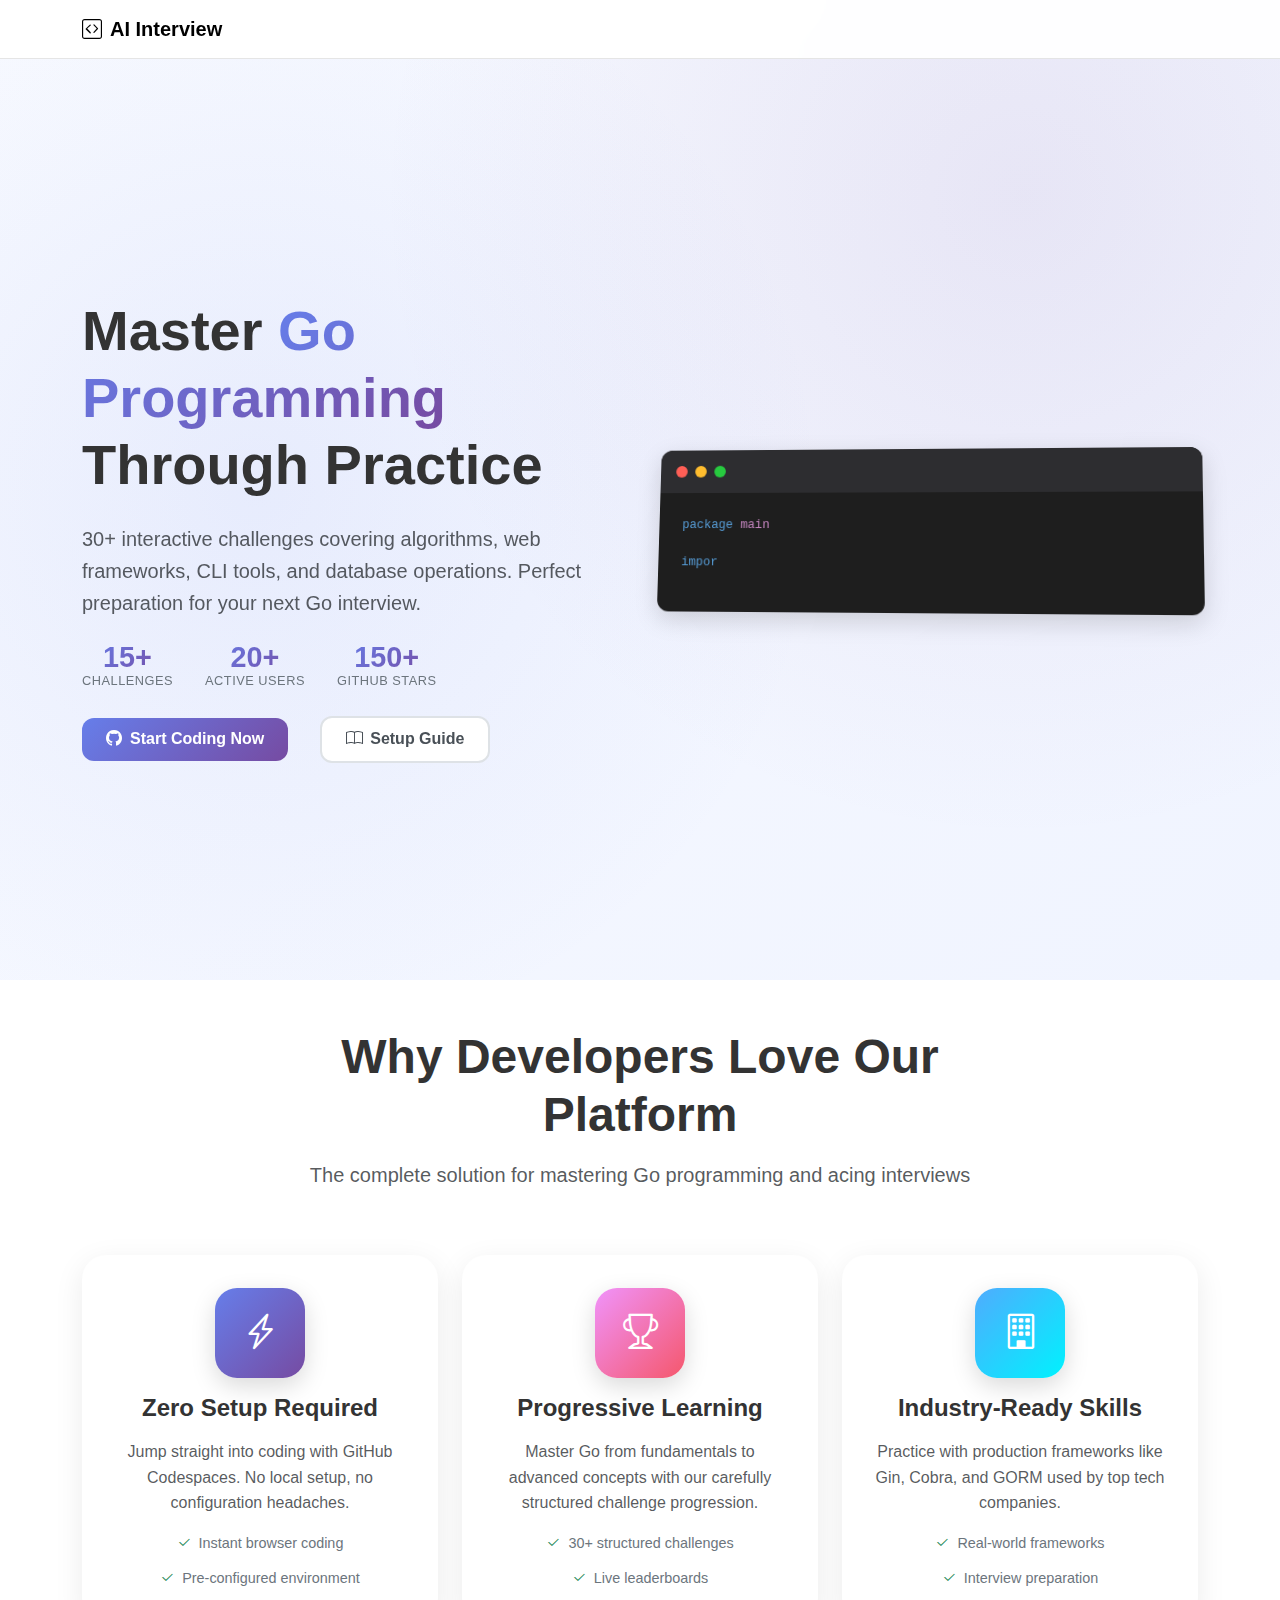
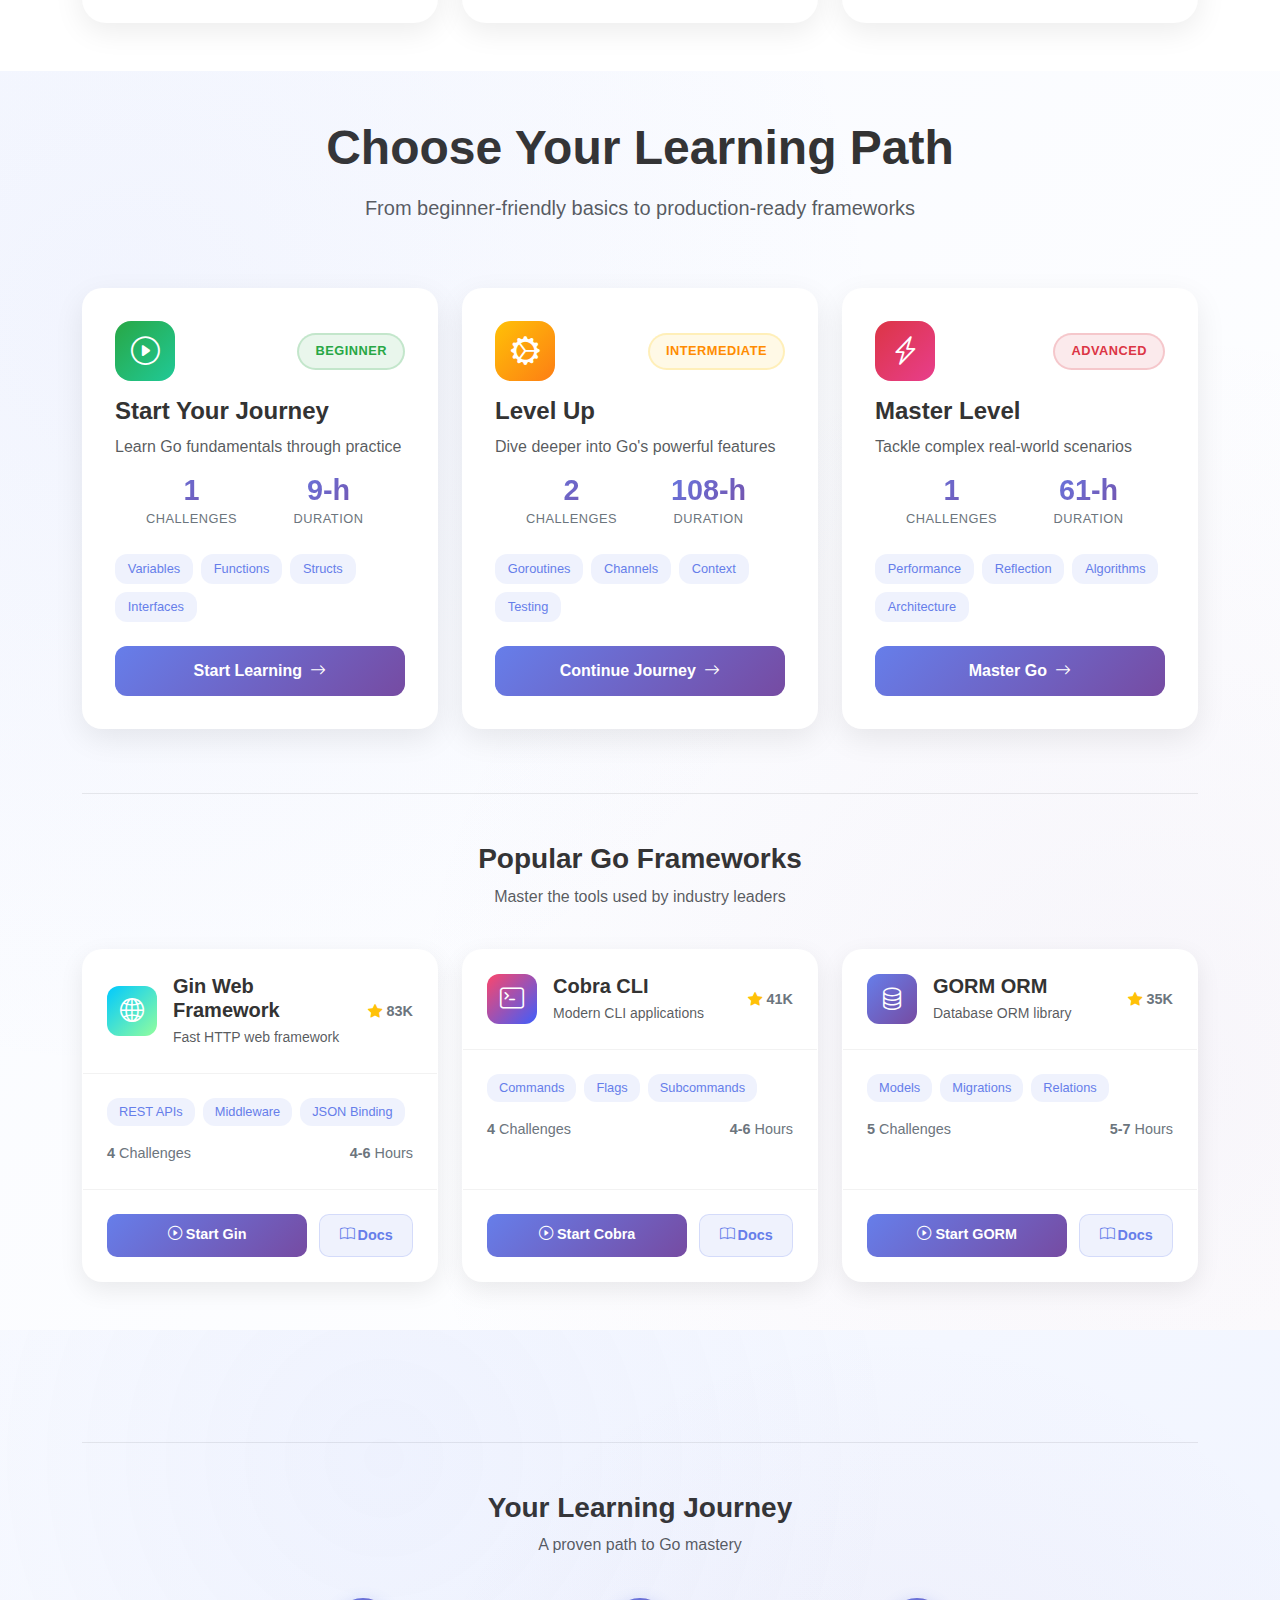
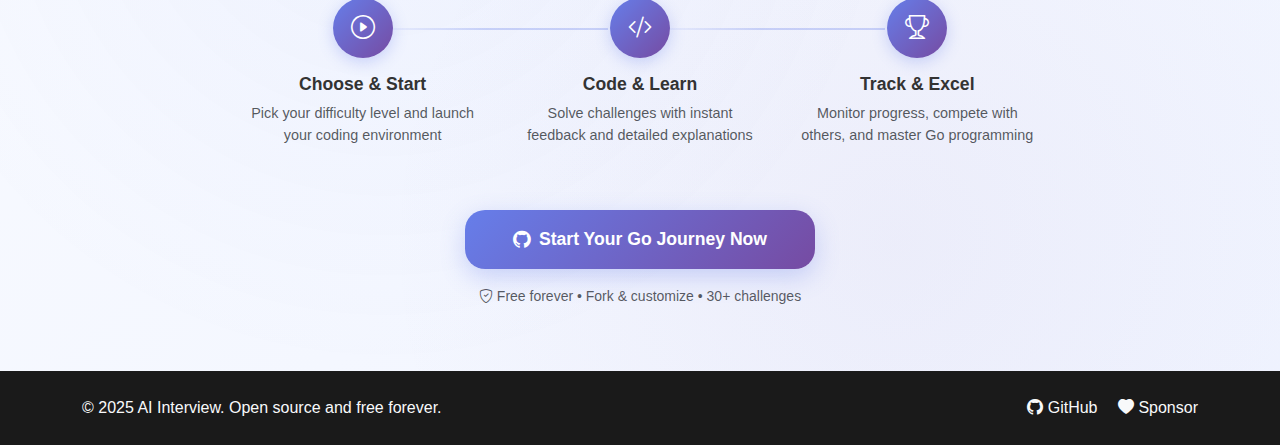
<file: docs/index.html>
<!DOCTYPE html>
<html lang="en">
<head>
    <meta charset="UTF-8">
    <meta name="viewport" content="width=device-width, initial-scale=1.0">
    <title>AI Interview - Master Go Programming with Interactive Challenges</title>
    <meta name="description" content="Master Go programming through 30+ interactive challenges. Practice algorithms, web frameworks, CLI tools, and database operations. Perfect for interview preparation.">
    
    <!-- Google tag (gtag.js) -->
    <script async src="https://www.googletagmanager.com/gtag/js?id=G-CLQEFQ3ZEE"></script>
    <script>
      window.dataLayer = window.dataLayer || [];
      function gtag(){dataLayer.push(arguments);}
      gtag('js', new Date());

      gtag('config', 'G-CLQEFQ3ZEE');
    </script>
    
    <link href="https://cdn.jsdelivr.net/npm/bootstrap@5.3.0/dist/css/bootstrap.min.css" rel="stylesheet">
    <link rel="stylesheet" href="https://cdn.jsdelivr.net/npm/bootstrap-icons@1.11.0/font/bootstrap-icons.css">
    <link rel="stylesheet" href="assets/style.css">
</head>
<body>
    <!-- Navigation -->
    <nav class="navbar navbar-expand-lg navbar-light fixed-top">
        <div class="container">
            <a class="navbar-brand fw-bold" href="#">
                <i class="bi bi-code-square me-2"></i>AI Interview
            </a>
            <div class="d-flex gap-2">
                <!-- <a href="https://github.com/RezaSi/go-interview-practice" class="btn btn-outline-primary btn-sm">
                    <i class="bi bi-github me-1"></i>GitHub
                </a>
                <a href="https://github.com/sponsors/RezaSi" class="btn btn-sponsor btn-sm">
                    <i class="bi bi-heart-fill me-1"></i>Sponsor
                </a> -->
            </div>
        </div>
    </nav>

    <!-- Hero Section -->
    <section class="hero-gradient">
        <div class="container">
            <div class="row align-items-center min-vh-100 py-5">
                <div class="col-lg-6">
                    <div class="hero-content">
                        <h1 class="hero-title fw-bold mb-4">
                            Master <span class="text-gradient">Go Programming</span> Through Practice
                        </h1>
                        <p class="lead mb-4 text-muted">
                            30+ interactive challenges covering algorithms, web frameworks, CLI tools, and database operations. 
                            Perfect preparation for your next Go interview.
                        </p>
                        
                        <!-- Stats -->
                        <div class="stats-row mb-4">
                            <div class="stat-item">
                                <div class="stat-number">30+</div>
                                <div class="stat-label">Challenges</div>
                            </div>
                            <div class="stat-item">
                                <div class="stat-number">57+</div>
                                <div class="stat-label">Active Users</div>
                            </div>
                            <div class="stat-item">
                                <div class="stat-number">500+</div>
                                <div class="stat-label">GitHub Stars</div>
                            </div>
                        </div>

                                            <!-- CTA Buttons -->
                    <div class="cta-buttons">
                        <a href="https://github.com/RezaSi/go-interview-practice" 
                           class="btn btn-primary btn-lg me-3">
                            <i class="bi bi-github me-2"></i>Start Coding Now
                        </a>
                        <a href="https://github.com/RezaSi/go-interview-practice#-quick-start" 
                           class="btn btn-outline-secondary btn-lg">
                            <i class="bi bi-book me-2"></i>Setup Guide
                        </a>
                    </div>
                    </div>
                </div>
                <div class="col-lg-6">
                    <div class="hero-visual">
                        <div class="code-window">
                            <div class="window-controls">
                                <span class="control red"></span>
                                <span class="control yellow"></span>
                                <span class="control green"></span>
                            </div>
                            <div class="code-content">
                                <pre><code class="go-code"><span class="go-keyword">package</span> <span class="go-package">main</span>

<span class="go-keyword">import</span> (
    <span class="go-string">"fmt"</span>
    <span class="go-string">"github.com/gin-gonic/gin"</span>
)

<span class="go-keyword">func</span> <span class="go-function">main</span>() {
    r := gin.<span class="go-function">Default</span>()
    
    r.<span class="go-function">GET</span>(<span class="go-string">"/api/challenges"</span>, <span class="go-keyword">func</span>(c *gin.Context) {
        c.<span class="go-function">JSON</span>(<span class="go-number">200</span>, gin.H{
            <span class="go-string">"message"</span>: <span class="go-string">"30+ Go challenges ready!"</span>,
            <span class="go-string">"status"</span>:  <span class="go-string">"active"</span>,
        })
    })
    
    r.<span class="go-function">Run</span>(<span class="go-string">":8080"</span>)
}</code></pre>
                            </div>
                        </div>
                    </div>
                </div>
            </div>
        </div>
    </section>

    <!-- Features Section -->
    <section class="features-section py-5">
        <div class="container">
            <div class="row text-center mb-5">
                <div class="col-lg-8 mx-auto">
                    <h2 class="display-5 fw-bold mb-3">Why Developers Love Our Platform</h2>
                    <p class="lead text-muted">The complete solution for mastering Go programming and acing interviews</p>
                </div>
            </div>
            
            <div class="row g-4">
                <div class="col-lg-4 col-md-6">
                    <div class="feature-card-new">
                        <div class="feature-header">
                            <div class="feature-icon-new lightning-gradient">
                                <i class="bi bi-lightning-charge"></i>
                            </div>
                        </div>
                        <div class="feature-content">
                            <h4 class="fw-bold mb-3">Zero Setup Required</h4>
                            <p class="text-muted mb-3">
                                Jump straight into coding with GitHub Codespaces. No local setup, no configuration headaches.
                            </p>
                            <div class="feature-highlights">
                                <div class="highlight-item">
                                    <i class="bi bi-check2 text-success me-2"></i>
                                    <span>Instant browser coding</span>
                                </div>
                                <div class="highlight-item">
                                    <i class="bi bi-check2 text-success me-2"></i>
                                    <span>Pre-configured environment</span>
                                </div>
                            </div>
                        </div>
                    </div>
                </div>
                
                <div class="col-lg-4 col-md-6">
                    <div class="feature-card-new">
                        <div class="feature-header">
                            <div class="feature-icon-new trophy-gradient">
                                <i class="bi bi-trophy"></i>
                            </div>
                        </div>
                        <div class="feature-content">
                            <h4 class="fw-bold mb-3">Progressive Learning</h4>
                            <p class="text-muted mb-3">
                                Master Go from fundamentals to advanced concepts with our carefully structured challenge progression.
                            </p>
                            <div class="feature-highlights">
                                <div class="highlight-item">
                                    <i class="bi bi-check2 text-success me-2"></i>
                                    <span>30+ structured challenges</span>
                                </div>
                                <div class="highlight-item">
                                    <i class="bi bi-check2 text-success me-2"></i>
                                    <span>Live leaderboards</span>
                                </div>
                            </div>
                        </div>
                    </div>
                </div>
                
                <div class="col-lg-4 col-md-6">
                    <div class="feature-card-new">
                        <div class="feature-header">
                            <div class="feature-icon-new industry-gradient">
                                <i class="bi bi-building"></i>
                            </div>
                        </div>
                        <div class="feature-content">
                            <h4 class="fw-bold mb-3">Industry-Ready Skills</h4>
                            <p class="text-muted mb-3">
                                Practice with production frameworks like Gin, Cobra, and GORM used by top tech companies.
                            </p>
                            <div class="feature-highlights">
                                <div class="highlight-item">
                                    <i class="bi bi-check2 text-success me-2"></i>
                                    <span>Real-world frameworks</span>
                                </div>
                                <div class="highlight-item">
                                    <i class="bi bi-check2 text-success me-2"></i>
                                    <span>Interview preparation</span>
                                </div>
                            </div>
                        </div>
                    </div>
                </div>
            </div>
        </div>
    </section>

    <!-- Challenge Categories -->
    <section class="categories-section py-5">
        <div class="container">
            <div class="row text-center mb-5">
                <div class="col-lg-8 mx-auto">
                    <h2 class="display-5 fw-bold mb-3">Choose Your Learning Path</h2>
                    <p class="lead text-muted">From beginner-friendly basics to production-ready frameworks</p>
                </div>
            </div>
            
            <div class="row g-4 mb-5">
                <!-- Beginner Path -->
                <div class="col-lg-4 col-md-6">
                    <div class="category-card-new beginner-theme">
                        <div class="category-header">
                            <div class="category-icon-new">
                                <i class="bi bi-play-circle"></i>
                            </div>
                            <div class="category-badge beginner">Beginner</div>
                        </div>
                        <div class="category-content">
                            <h4 class="fw-bold mb-2">Start Your Journey</h4>
                            <p class="text-muted mb-3">Learn Go fundamentals through practice</p>
                            <div class="category-stats">
                                <div class="stat">
                                    <span class="stat-number">8</span>
                                    <span class="stat-label">Challenges</span>
                                </div>
                                <div class="stat">
                                    <span class="stat-number">4-6h</span>
                                    <span class="stat-label">Duration</span>
                                </div>
                            </div>
                            <div class="category-topics">
                                <span class="topic-tag">Variables</span>
                                <span class="topic-tag">Functions</span>
                                <span class="topic-tag">Structs</span>
                                <span class="topic-tag">Interfaces</span>
                            </div>
                        </div>
                        <div class="category-action">
                            <a href="https://github.com/RezaSi/go-interview-practice" class="btn btn-category">
                                Start Learning <i class="bi bi-arrow-right ms-1"></i>
                            </a>
                        </div>
                    </div>
                </div>
                
                <!-- Intermediate Path -->
                <div class="col-lg-4 col-md-6">
                    <div class="category-card-new intermediate-theme">
                        <div class="category-header">
                            <div class="category-icon-new">
                                <i class="bi bi-gear-wide-connected"></i>
                            </div>
                            <div class="category-badge intermediate">Intermediate</div>
                        </div>
                        <div class="category-content">
                            <h4 class="fw-bold mb-2">Level Up</h4>
                            <p class="text-muted mb-3">Dive deeper into Go's powerful features</p>
                            <div class="category-stats">
                                <div class="stat">
                                    <span class="stat-number">14</span>
                                    <span class="stat-label">Challenges</span>
                                </div>
                                <div class="stat">
                                    <span class="stat-number">8-12h</span>
                                    <span class="stat-label">Duration</span>
                                </div>
                            </div>
                            <div class="category-topics">
                                <span class="topic-tag">Goroutines</span>
                                <span class="topic-tag">Channels</span>
                                <span class="topic-tag">Context</span>
                                <span class="topic-tag">Testing</span>
                            </div>
                        </div>
                        <div class="category-action">
                            <a href="https://github.com/RezaSi/go-interview-practice" class="btn btn-category">
                                Continue Journey <i class="bi bi-arrow-right ms-1"></i>
                            </a>
                        </div>
                    </div>
                </div>
                
                <!-- Advanced Path -->
                <div class="col-lg-4 col-md-6">
                    <div class="category-card-new advanced-theme">
                        <div class="category-header">
                            <div class="category-icon-new">
                                <i class="bi bi-lightning-charge"></i>
                            </div>
                            <div class="category-badge advanced">Advanced</div>
                        </div>
                        <div class="category-content">
                            <h4 class="fw-bold mb-2">Master Level</h4>
                            <p class="text-muted mb-3">Tackle complex real-world scenarios</p>
                            <div class="category-stats">
                                <div class="stat">
                                    <span class="stat-number">8</span>
                                    <span class="stat-label">Challenges</span>
                                </div>
                                <div class="stat">
                                    <span class="stat-number">6-10h</span>
                                    <span class="stat-label">Duration</span>
                                </div>
                            </div>
                            <div class="category-topics">
                                <span class="topic-tag">Performance</span>
                                <span class="topic-tag">Reflection</span>
                                <span class="topic-tag">Algorithms</span>
                                <span class="topic-tag">Architecture</span>
                            </div>
                        </div>
                        <div class="category-action">
                            <a href="https://github.com/RezaSi/go-interview-practice" class="btn btn-category">
                                Master Go <i class="bi bi-arrow-right ms-1"></i>
                            </a>
                        </div>
                    </div>
                </div>
            </div>
            
            <!-- Package Frameworks Section -->
            <div class="package-frameworks">
                <div class="row text-center mb-4">
                    <div class="col">
                        <h3 class="fw-bold mb-2">Popular Go Frameworks</h3>
                        <p class="text-muted">Master the tools used by industry leaders</p>
                    </div>
                </div>
                
                <div class="row g-4 justify-content-center">
                    <div class="col-lg-4 col-md-6">
                        <div class="framework-card gin-theme">
                            <div class="framework-header">
                                <div class="framework-icon gin-gradient">
                                    <i class="bi bi-globe2"></i>
                                </div>
                                <div class="framework-info">
                                    <h5 class="fw-bold mb-1">Gin Web Framework</h5>
                                    <p class="small text-muted mb-0">Fast HTTP web framework</p>
                                </div>
                                <div class="framework-stars">
                                    <i class="bi bi-star-fill text-warning"></i>
                                    <span class="fw-bold" data-github-url="https://github.com/gin-gonic/gin">83K</span>
                                </div>
                            </div>
                            <div class="framework-content">
                                <div class="framework-features">
                                    <span class="feature-tag">REST APIs</span>
                                    <span class="feature-tag">Middleware</span>
                                    <span class="feature-tag">JSON Binding</span>
                                </div>
                                <div class="framework-stats">
                                    <span><strong>4</strong> Challenges</span>
                                    <span><strong>4-6</strong> Hours</span>
                                </div>
                            </div>
                            <div class="framework-actions">
                                <a href="gin.html" class="btn btn-framework-primary">
                                    <i class="bi bi-play-circle me-1"></i>Start Gin
                                </a>
                                <a href="https://gin-gonic.com/" class="btn btn-framework-secondary">
                                    <i class="bi bi-book me-1"></i>Docs
                                </a>
                            </div>
                        </div>
                    </div>
                    
                    <div class="col-lg-4 col-md-6">
                        <div class="framework-card cobra-theme">
                            <div class="framework-header">
                                <div class="framework-icon cobra-gradient">
                                    <i class="bi bi-terminal"></i>
                                </div>
                                <div class="framework-info">
                                    <h5 class="fw-bold mb-1">Cobra CLI</h5>
                                    <p class="small text-muted mb-0">Modern CLI applications</p>
                                </div>
                                <div class="framework-stars">
                                    <i class="bi bi-star-fill text-warning"></i>
                                    <span class="fw-bold" data-github-url="https://github.com/spf13/cobra">41K</span>
                                </div>
                            </div>
                            <div class="framework-content">
                                <div class="framework-features">
                                    <span class="feature-tag">Commands</span>
                                    <span class="feature-tag">Flags</span>
                                    <span class="feature-tag">Subcommands</span>
                                </div>
                                <div class="framework-stats">
                                    <span><strong>4</strong> Challenges</span>
                                    <span><strong>4-6</strong> Hours</span>
                                </div>
                            </div>
                            <div class="framework-actions">
                                <a href="cobra.html" class="btn btn-framework-primary">
                                    <i class="bi bi-play-circle me-1"></i>Start Cobra
                                </a>
                                <a href="https://cobra.dev/" class="btn btn-framework-secondary">
                                    <i class="bi bi-book me-1"></i>Docs
                                </a>
                            </div>
                        </div>
                    </div>
                    
                                        <div class="col-lg-4 col-md-6">
                        <div class="framework-card gorm-theme">
                            <div class="framework-header">
                                <div class="framework-icon gorm-gradient">
                                    <i class="bi bi-database"></i>
                                </div>
                                <div class="framework-info">
                                    <h5 class="fw-bold mb-1">GORM ORM</h5>
                                    <p class="small text-muted mb-0">Database ORM library</p>
                                </div>
                                <div class="framework-stars">
                                    <i class="bi bi-star-fill text-warning"></i>
                                    <span class="fw-bold" data-github-url="https://github.com/go-gorm/gorm">35K</span>
                                </div>
                            </div>
                            <div class="framework-content">
                                <div class="framework-features">
                                    <span class="feature-tag">Models</span>
                                    <span class="feature-tag">Migrations</span>
                                    <span class="feature-tag">Relations</span>
                                </div>
                                <div class="framework-stats">
                                    <span><strong>5</strong> Challenges</span>
                                    <span><strong>5-7</strong> Hours</span>
                                </div>
                            </div>
                            <div class="framework-actions">
                                <a href="gorm.html" class="btn btn-framework-primary">
                                    <i class="bi bi-play-circle me-1"></i>Start GORM
                                </a>
                                <a href="https://gorm.io/" class="btn btn-framework-secondary">
                                    <i class="bi bi-book me-1"></i>Docs
                                </a>
                            </div>
                        </div>
                    </div>
                </div>
            </div>
        </div>
        </section>

    <!-- Getting Started -->
    <section class="getting-started py-5 bg-light">
        <div class="container">

            
            <!-- Process Steps -->
            <div class="process-steps">
                <div class="row text-center mb-4">
                    <div class="col">
                        <h3 class="fw-bold mb-2">Your Learning Journey</h3>
                        <p class="text-muted">A proven path to Go mastery</p>
                    </div>
                </div>
                
                <div class="steps-timeline">
                    <div class="step-item">
                        <div class="step-connector"></div>
                        <div class="step-circle">
                            <i class="bi bi-play-circle"></i>
                        </div>
                        <div class="step-content">
                            <h5 class="fw-bold">Choose & Start</h5>
                            <p class="text-muted">Pick your difficulty level and launch your coding environment</p>
                        </div>
                    </div>
                    
                    <div class="step-item">
                        <div class="step-connector"></div>
                        <div class="step-circle">
                            <i class="bi bi-code-slash"></i>
                        </div>
                        <div class="step-content">
                            <h5 class="fw-bold">Code & Learn</h5>
                            <p class="text-muted">Solve challenges with instant feedback and detailed explanations</p>
                        </div>
                    </div>
                    
                    <div class="step-item">
                        <div class="step-circle">
                            <i class="bi bi-trophy"></i>
                        </div>
                        <div class="step-content">
                            <h5 class="fw-bold">Track & Excel</h5>
                            <p class="text-muted">Monitor progress, compete with others, and master Go programming</p>
                        </div>
                    </div>
                </div>
            </div>
            
            <div class="text-center mt-5">
                <a href="https://github.com/RezaSi/go-interview-practice" 
                   class="btn btn-cta-large pulse">
                    <i class="bi bi-github me-2"></i>Start Your Go Journey Now
                </a>
                <p class="small text-muted mt-3">
                    <i class="bi bi-shield-check me-1"></i>Free forever • Fork & customize • 30+ challenges
                </p>
            </div>
        </div>
    </section>

    <!-- Footer -->
    <footer class="footer py-4 bg-dark text-light">
        <div class="container">
            <div class="row align-items-center">
                <div class="col-md-6">
                    <p class="mb-0">&copy; 2025 AI Interview. Open source and free forever.</p>
                </div>
                <div class="col-md-6 text-md-end">
                    <div class="social-links">
                        <a href="https://github.com/RezaSi/go-interview-practice" class="text-light me-3">
                            <i class="bi bi-github"></i> GitHub
                        </a>
                        <a href="https://github.com/sponsors/RezaSi" class="text-light">
                            <i class="bi bi-heart-fill"></i> Sponsor
                        </a>
                    </div>
                </div>
            </div>
        </div>
    </footer>

    <script src="https://cdn.jsdelivr.net/npm/bootstrap@5.3.0/dist/js/bootstrap.bundle.min.js"></script>
    <script src="assets/script.js"></script>
</body>
</html>
</file>
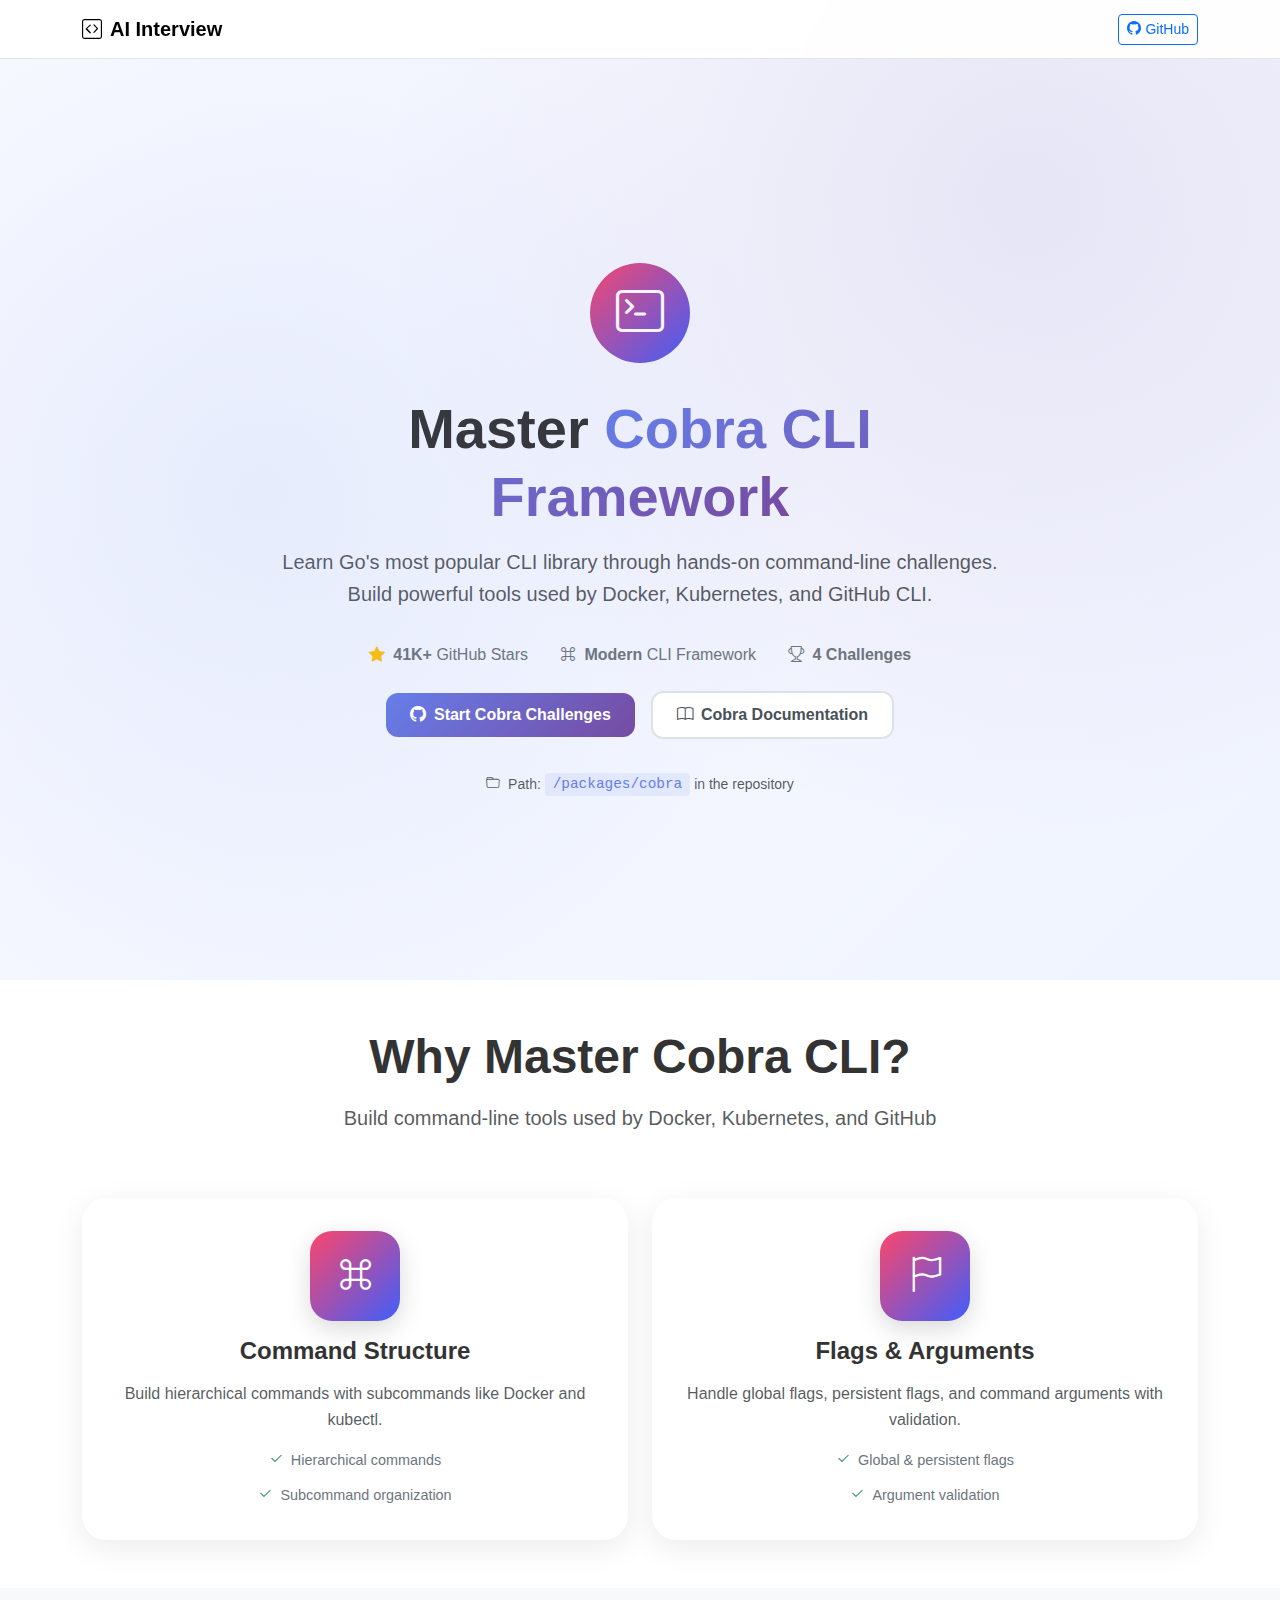
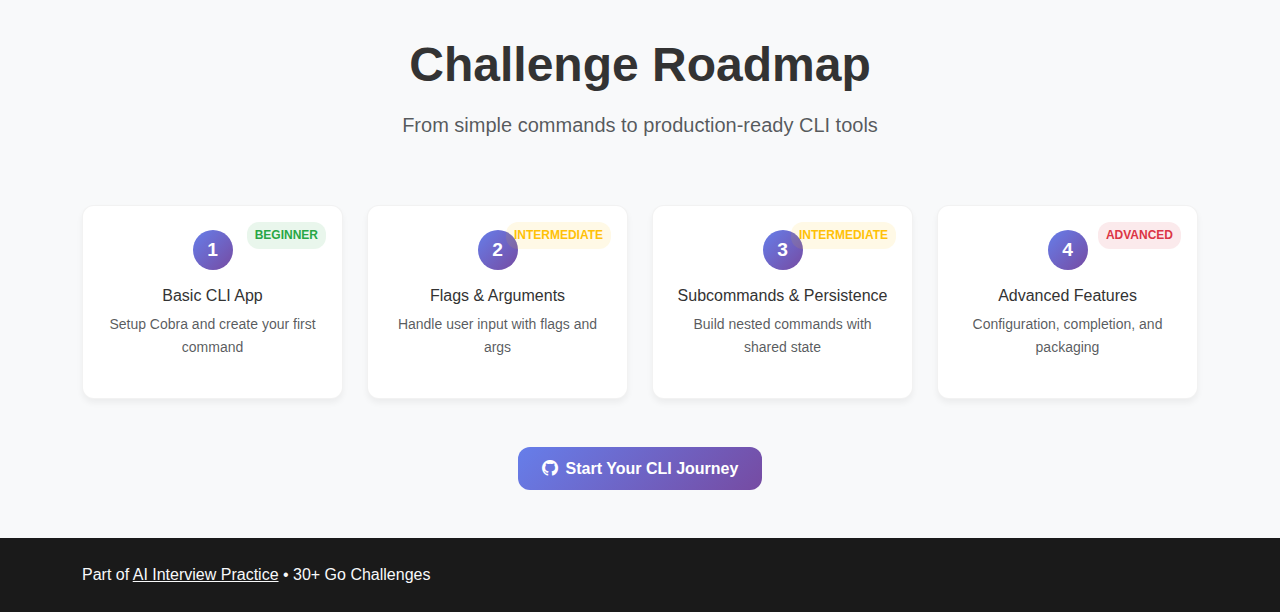
<file: docs/cobra.html>
<!DOCTYPE html>
<html lang="en">
<head>
    <meta charset="UTF-8">
    <meta name="viewport" content="width=device-width, initial-scale=1.0">
    <title>Cobra CLI Challenges - AI Interview Practice</title>
    <meta name="description" content="Master Cobra CLI framework through interactive Go challenges. Build powerful command-line applications with flags, subcommands, and more.">
    
    <!-- Google tag (gtag.js) -->
    <script async src="https://www.googletagmanager.com/gtag/js?id=G-CLQEFQ3ZEE"></script>
    <script>
      window.dataLayer = window.dataLayer || [];
      function gtag(){dataLayer.push(arguments);}
      gtag('js', new Date());

      gtag('config', 'G-CLQEFQ3ZEE');
    </script>
    
    <link href="https://cdn.jsdelivr.net/npm/bootstrap@5.3.0/dist/css/bootstrap.min.css" rel="stylesheet">
    <link rel="stylesheet" href="https://cdn.jsdelivr.net/npm/bootstrap-icons@1.11.0/font/bootstrap-icons.css">
    <link rel="stylesheet" href="assets/style.css">
</head>
<body>
    <!-- Navigation -->
    <nav class="navbar navbar-expand-lg navbar-light fixed-top">
        <div class="container">
            <a class="navbar-brand fw-bold" href="index.html">
                <i class="bi bi-code-square me-2"></i>AI Interview 
            </a>
            <div class="d-flex gap-2">
                <a href="https://github.com//go-interview-practice" class="btn btn-outline-primary btn-sm">
                    <i class="bi bi-github me-1"></i>GitHub
                </a>
                <!-- <a href="https://github.com/sponsors/RezaSi" class="btn btn-sponsor btn-sm">
                    <i class="bi bi-heart-fill me-1"></i>Sponsor
                </a> -->
            </div>
        </div>
    </nav>

    <!-- Hero Section -->
    <section class="hero-gradient">
        <div class="container">
            <div class="row align-items-center min-vh-100 py-5">
                <div class="col-lg-8 mx-auto text-center">
                    <div class="package-header mb-4">
                        <div class="package-icon cobra-gradient">
                            <i class="bi bi-terminal"></i>
                        </div>
                        <h1 class="hero-title fw-bold mb-3">
                            Master <span class="text-gradient">Cobra CLI Framework</span>
                        </h1>
                        <p class="lead mb-4 text-muted">
                            Learn Go's most popular CLI library through hands-on command-line challenges. Build powerful tools used by Docker, Kubernetes, and GitHub CLI.
                        </p>
                    </div>

                    <!-- Package Stats -->
                    <div class="package-stats mb-4">
                        <div class="stat-item">
                            <i class="bi bi-star-fill text-warning me-1"></i>
                            <strong data-github-url="https://github.com/spf13/cobra">41K+</strong> GitHub Stars
                        </div>
                        <div class="stat-item">
                            <i class="bi bi-command me-1"></i>
                            <strong>Modern</strong> CLI Framework
                        </div>
                        <div class="stat-item">
                            <i class="bi bi-trophy me-1"></i>
                            <strong>4 Challenges</strong>
                        </div>
                    </div>

                    <!-- CTA Buttons -->
                    <div class="cta-buttons justify-content-center mb-4">
                        <a href="https://github.com/RezaSi/go-interview-practice" 
                           class="btn btn-primary">
                            <i class="bi bi-github me-2"></i>Start Cobra Challenges
                        </a>
                        <a href="https://cobra.dev/" 
                           class="btn btn-outline-secondary">
                            <i class="bi bi-book me-2"></i>Cobra Documentation
                        </a>
                    </div>

                    <!-- Package Path -->
                    <div class="package-path">
                        <small class="text-muted">
                            <i class="bi bi-folder me-1"></i>
                            Path: <code>/packages/cobra</code> in the repository
                        </small>
                    </div>
                </div>
            </div>
        </div>
    </section>

    <!-- What You'll Learn -->
    <section class="learning-section py-5">
        <div class="container">
            <div class="row text-center mb-5">
                <div class="col-lg-8 mx-auto">
                    <h2 class="display-5 fw-bold mb-3">Why Master Cobra CLI?</h2>
                    <p class="lead text-muted">Build command-line tools used by Docker, Kubernetes, and GitHub</p>
                </div>
            </div>
            
            <div class="row g-4">
                <div class="col-lg-6 col-md-12">
                    <div class="feature-card-new">
                        <div class="feature-header">
                            <div class="feature-icon-new cobra-gradient">
                                <i class="bi bi-command"></i>
                            </div>
                        </div>
                        <div class="feature-content">
                            <h4 class="fw-bold mb-3">Command Structure</h4>
                            <p class="text-muted mb-3">Build hierarchical commands with subcommands like Docker and kubectl.</p>
                            <div class="feature-highlights">
                                <div class="highlight-item">
                                    <i class="bi bi-check2 text-success me-2"></i>
                                    <span>Hierarchical commands</span>
                                </div>
                                <div class="highlight-item">
                                    <i class="bi bi-check2 text-success me-2"></i>
                                    <span>Subcommand organization</span>
                                </div>
                            </div>
                        </div>
                    </div>
                </div>
                
                <div class="col-lg-6 col-md-12">
                    <div class="feature-card-new">
                        <div class="feature-header">
                            <div class="feature-icon-new cobra-gradient">
                                <i class="bi bi-flag"></i>
                            </div>
                        </div>
                        <div class="feature-content">
                            <h4 class="fw-bold mb-3">Flags & Arguments</h4>
                            <p class="text-muted mb-3">Handle global flags, persistent flags, and command arguments with validation.</p>
                            <div class="feature-highlights">
                                <div class="highlight-item">
                                    <i class="bi bi-check2 text-success me-2"></i>
                                    <span>Global & persistent flags</span>
                                </div>
                                <div class="highlight-item">
                                    <i class="bi bi-check2 text-success me-2"></i>
                                    <span>Argument validation</span>
                                </div>
                            </div>
                        </div>
                    </div>
                </div>
            </div>
        </div>
    </section>

    <!-- Challenge Preview -->
    <section class="challenges-section py-5 bg-light">
        <div class="container">
            <div class="row text-center mb-5">
                <div class="col-lg-8 mx-auto">
                    <h2 class="display-5 fw-bold mb-3">Challenge Roadmap</h2>
                    <p class="lead text-muted">From simple commands to production-ready CLI tools</p>
                </div>
            </div>
            
            <div class="row g-4">
                <div class="col-md-6 col-lg-3">
                    <div class="challenge-card">
                        <div class="challenge-number">1</div>
                        <h6>Basic CLI App</h6>
                        <p class="small text-muted">Setup Cobra and create your first command</p>
                        <div class="difficulty beginner">Beginner</div>
                    </div>
                </div>
                
                <div class="col-md-6 col-lg-3">
                    <div class="challenge-card">
                        <div class="challenge-number">2</div>
                        <h6>Flags & Arguments</h6>
                        <p class="small text-muted">Handle user input with flags and args</p>
                        <div class="difficulty intermediate">Intermediate</div>
                    </div>
                </div>
                
                <div class="col-md-6 col-lg-3">
                    <div class="challenge-card">
                        <div class="challenge-number">3</div>
                        <h6>Subcommands & Persistence</h6>
                        <p class="small text-muted">Build nested commands with shared state</p>
                        <div class="difficulty intermediate">Intermediate</div>
                    </div>
                </div>
                
                <div class="col-md-6 col-lg-3">
                    <div class="challenge-card">
                        <div class="challenge-number">4</div>
                        <h6>Advanced Features</h6>
                        <p class="small text-muted">Configuration, completion, and packaging</p>
                        <div class="difficulty advanced">Advanced</div>
                    </div>
                </div>
            </div>
            
            <div class="text-center mt-5">
                <a href="https://github.com/RezaSi/go-interview-practice" 
                   class="btn btn-primary btn-lg pulse">
                    <i class="bi bi-github me-2"></i>Start Your CLI Journey
                </a>
            </div>
        </div>
    </section>

    <!-- Footer -->
    <footer class="footer py-4 bg-dark text-light">
        <div class="container">
            <div class="row align-items-center">
                <div class="col-md-6">
                    <p class="mb-0">Part of <a href="index.html" class="text-light">AI Interview Practice</a> • 30+ Go Challenges</p>
                </div>
                <div class="col-md-6 text-md-end">
                    <div class="social-links">
                        <!-- <a href="https://github.com/RezaSi/go-interview-practice" class="text-light me-3">
                            <i class="bi bi-github"></i> GitHub
                        </a>
                        <a href="https://github.com/sponsors/RezaSi" class="text-light">
                            <i class="bi bi-heart-fill"></i> Sponsor
                        </a> -->
                    </div>
                </div>
            </div>
        </div>
    </footer>

    <script src="https://cdn.jsdelivr.net/npm/bootstrap@5.3.0/dist/js/bootstrap.bundle.min.js"></script>
    <script src="assets/script.js"></script>
</body>
</html>
</file>
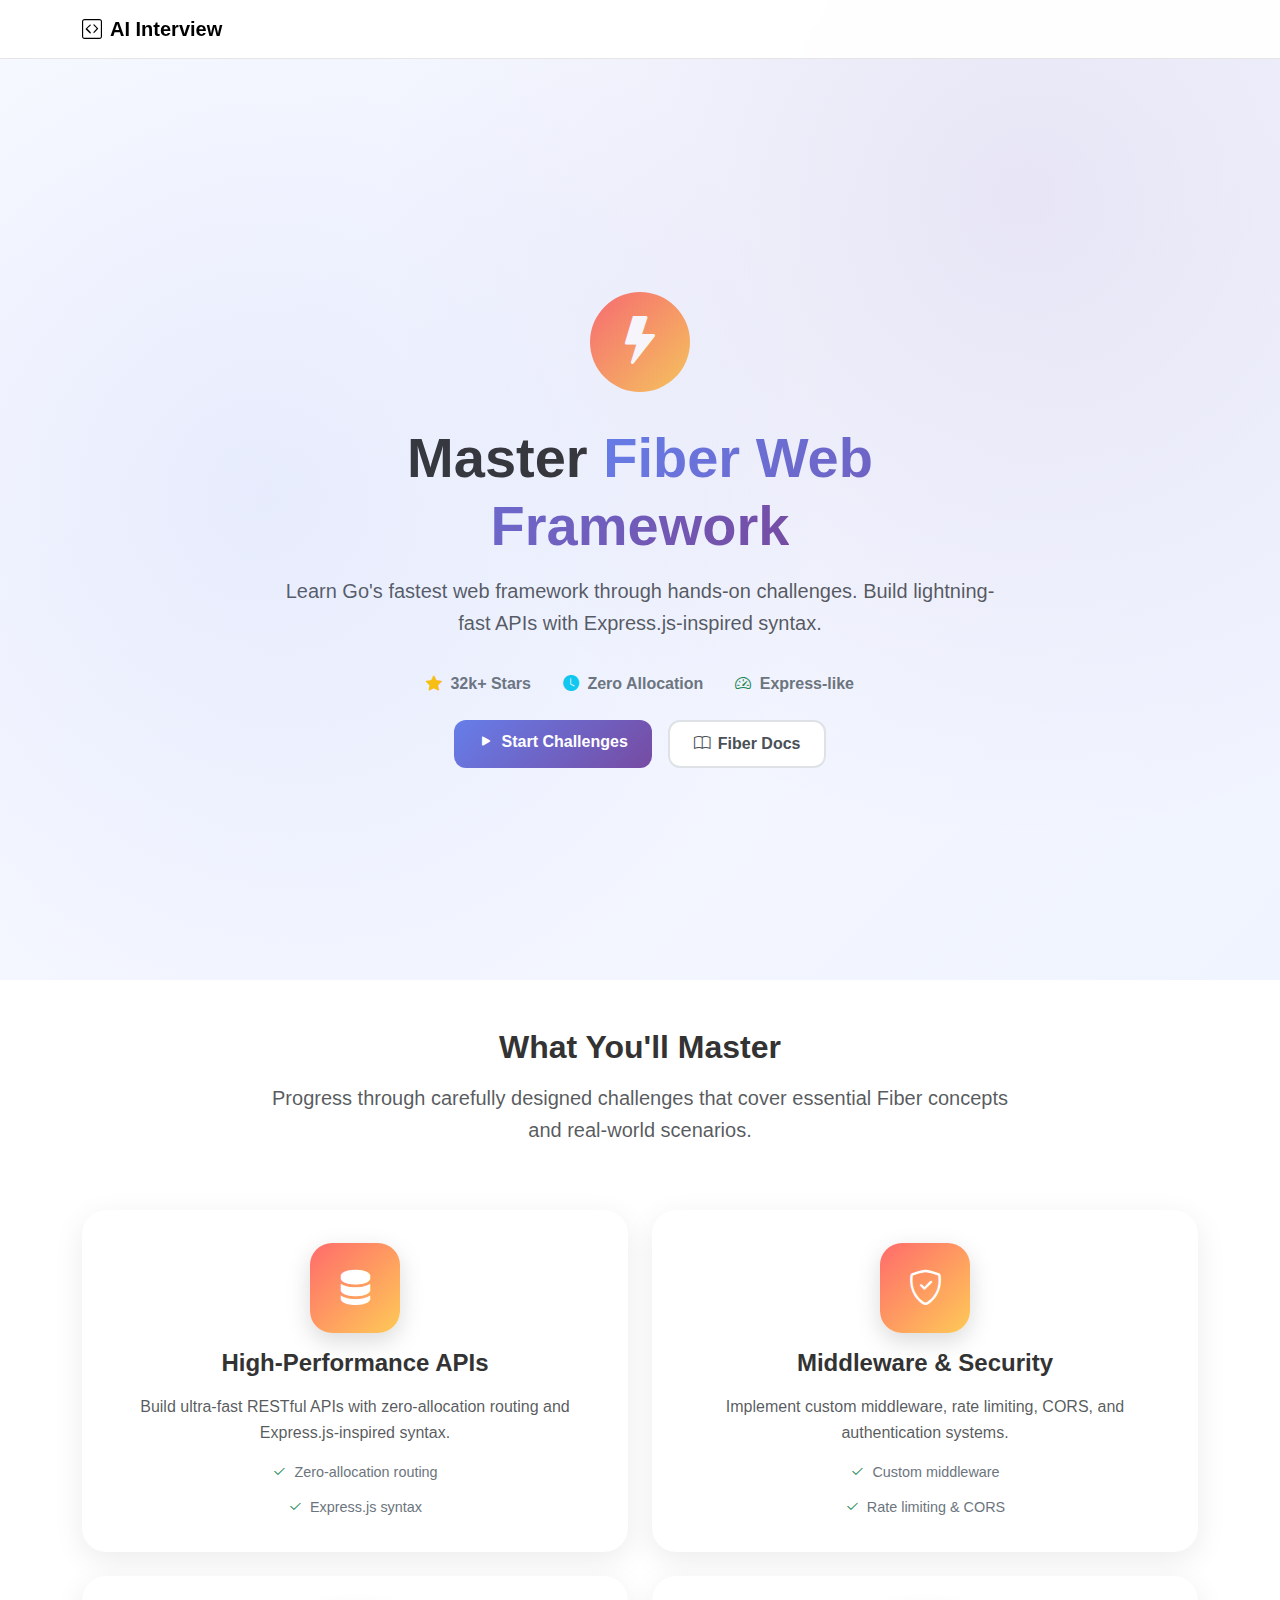
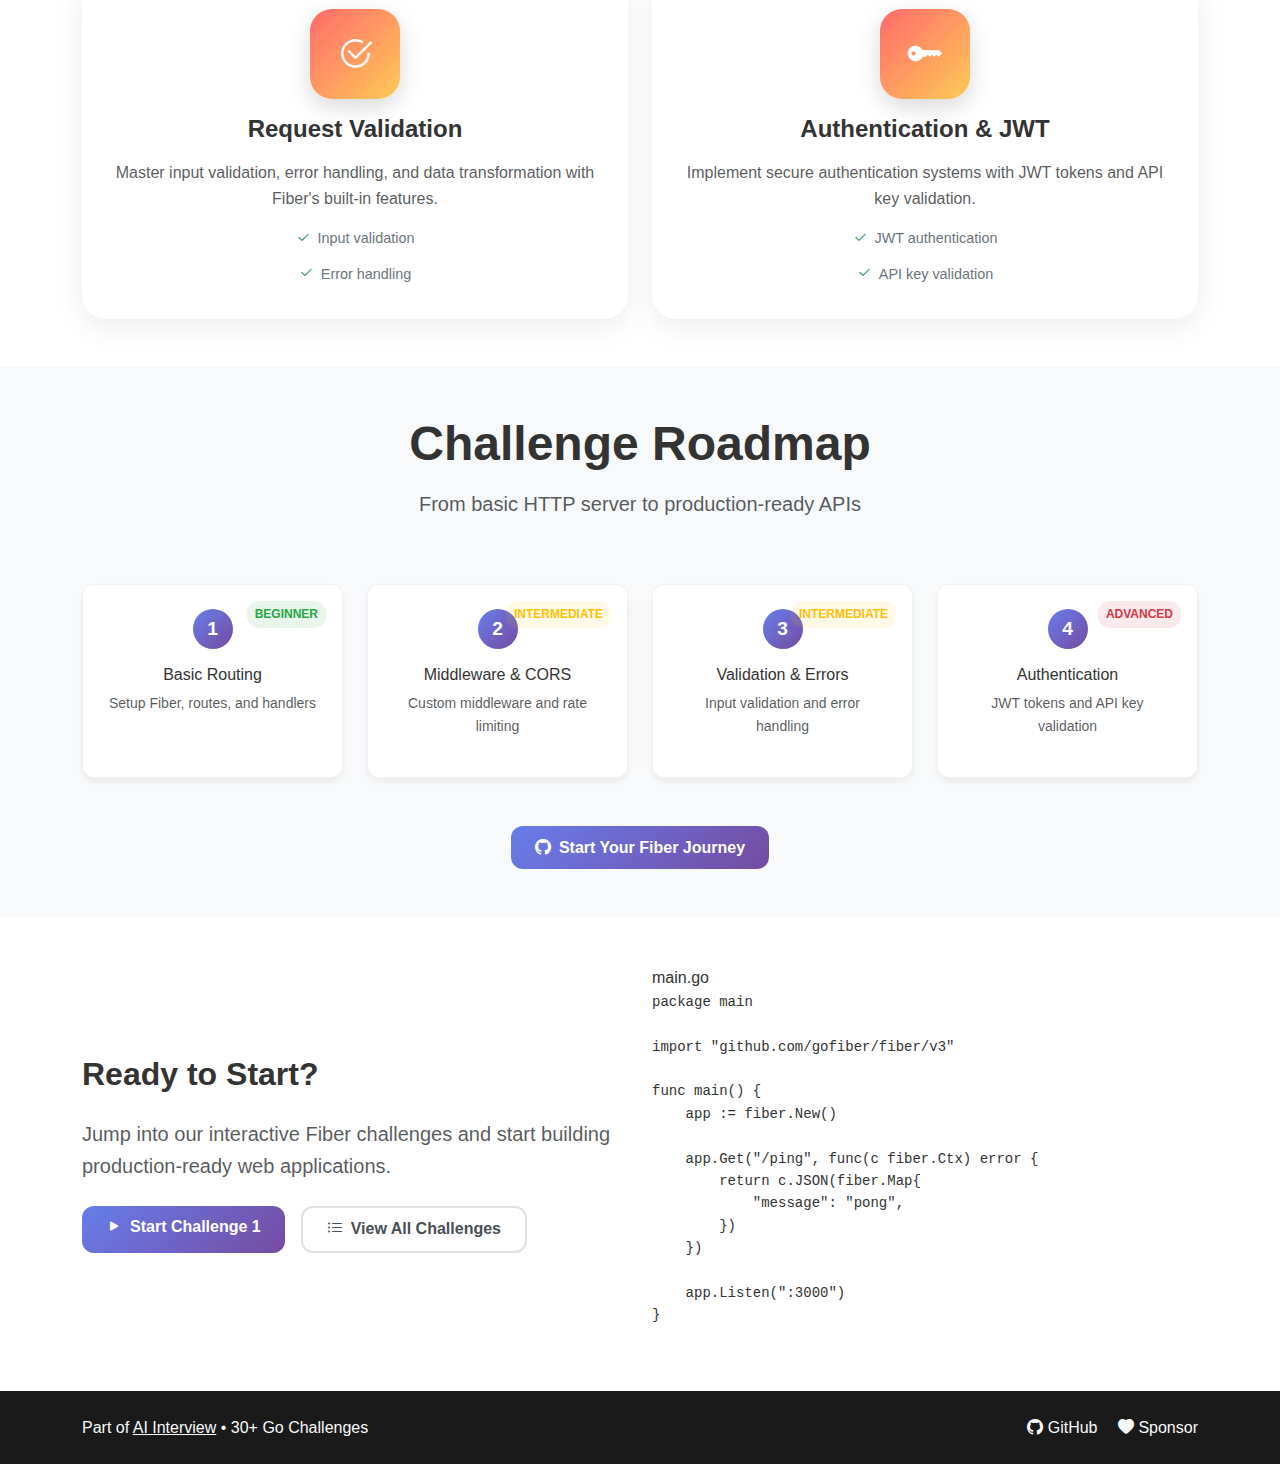
<file: docs/fiber.html>
<!DOCTYPE html>
<html lang="en">
<head>
    <meta charset="UTF-8">
    <meta name="viewport" content="width=device-width, initial-scale=1.0">
    <title>Fiber Web Framework Challenges - AI Interview </title>
    <meta name="description" content="Master Fiber web framework through interactive Go challenges. Learn high-performance APIs, middleware, validation, and routing.">
    <link href="https://cdn.jsdelivr.net/npm/bootstrap@5.3.0/dist/css/bootstrap.min.css" rel="stylesheet">
    <link rel="stylesheet" href="https://cdn.jsdelivr.net/npm/bootstrap-icons@1.11.0/font/bootstrap-icons.css">
    <link rel="stylesheet" href="assets/style.css">
</head>
<body>
    <!-- Navigation -->
    <nav class="navbar navbar-expand-lg navbar-light fixed-top">
        <div class="container">
            <a class="navbar-brand fw-bold" href="index.html">
                <i class="bi bi-code-square me-2"></i>AI Interview
            </a>
            <div class="d-flex gap-2">
                <!-- <a href="https://github.com/RezaSi/go-interview-practice" class="btn btn-outline-primary btn-sm">
                    <i class="bi bi-github me-1"></i>GitHub
                </a>
                <a href="https://github.com/sponsors/RezaSi" class="btn btn-sponsor btn-sm">
                    <i class="bi bi-heart-fill me-1"></i>Sponsor
                </a> -->
            </div>
        </div>
    </nav>

    <!-- Hero Section -->
    <section class="hero-gradient">
        <div class="container">
            <div class="row align-items-center min-vh-100 py-5">
                <div class="col-lg-8 mx-auto text-center">
                    <div class="package-header mb-4">
                        <div class="package-icon fiber-gradient">
                            <i class="bi bi-lightning-fill"></i>
                        </div>
                        <h1 class="hero-title fw-bold mb-3">
                            Master <span class="text-gradient">Fiber Web Framework</span>
                        </h1>
                        <p class="lead mb-4 text-muted">
                            Learn Go's fastest web framework through hands-on challenges. Build lightning-fast APIs with Express.js-inspired syntax.
                        </p>
                    </div>

                    <!-- Package Stats -->
                    <div class="package-stats mb-4">
                        <div class="stat-item">
                            <i class="bi bi-star-fill text-warning me-1"></i>
                            <span class="fw-bold">32k+ Stars</span>
                        </div>
                        <div class="stat-item">
                            <i class="bi bi-clock-fill text-info me-1"></i>
                            <span class="fw-bold">Zero Allocation</span>
                        </div>
                        <div class="stat-item">
                            <i class="bi bi-speedometer2 text-success me-1"></i>
                            <span class="fw-bold">Express-like</span>
                        </div>
                    </div>

                    <!-- Action Buttons -->
                    <div class="d-flex flex-column flex-sm-row gap-3 justify-content-center">
                        <a href="https://github.com/RezaSi/go-interview-practice/tree/main/packages/fiber" class="btn btn-primary btn-lg">
                            <i class="bi bi-play-fill me-2"></i>Start Challenges
                        </a>
                        <a href="https://docs.gofiber.io/" class="btn btn-outline-secondary btn-lg">
                            <i class="bi bi-book me-2"></i>Fiber Docs
                        </a>
                    </div>
                </div>
            </div>
        </div>
    </section>

    <!-- What You'll Learn -->
    <section class="py-5">
        <div class="container">
            <div class="row">
                <div class="col-lg-8 mx-auto text-center mb-5">
                    <h2 class="fw-bold mb-3">What You'll Master</h2>
                    <p class="lead text-muted">
                        Progress through carefully designed challenges that cover essential Fiber concepts and real-world scenarios.
                    </p>
                </div>
            </div>

            <div class="row g-4">
                <div class="col-lg-6 col-md-12">
                    <div class="feature-card-new">
                        <div class="feature-header">
                            <div class="feature-icon-new fiber-gradient">
                                <i class="bi bi-server"></i>
                            </div>
                        </div>
                        <div class="feature-content">
                            <h4 class="fw-bold mb-3">High-Performance APIs</h4>
                            <p class="text-muted mb-3">Build ultra-fast RESTful APIs with zero-allocation routing and Express.js-inspired syntax.</p>
                            <div class="feature-highlights">
                                <div class="highlight-item">
                                    <i class="bi bi-check2 text-success me-2"></i>
                                    <span>Zero-allocation routing</span>
                                </div>
                                <div class="highlight-item">
                                    <i class="bi bi-check2 text-success me-2"></i>
                                    <span>Express.js syntax</span>
                                </div>
                            </div>
                        </div>
                    </div>
                </div>
                
                <div class="col-lg-6 col-md-12">
                    <div class="feature-card-new">
                        <div class="feature-header">
                            <div class="feature-icon-new fiber-gradient">
                                <i class="bi bi-shield-check"></i>
                            </div>
                        </div>
                        <div class="feature-content">
                            <h4 class="fw-bold mb-3">Middleware & Security</h4>
                            <p class="text-muted mb-3">Implement custom middleware, rate limiting, CORS, and authentication systems.</p>
                            <div class="feature-highlights">
                                <div class="highlight-item">
                                    <i class="bi bi-check2 text-success me-2"></i>
                                    <span>Custom middleware</span>
                                </div>
                                <div class="highlight-item">
                                    <i class="bi bi-check2 text-success me-2"></i>
                                    <span>Rate limiting & CORS</span>
                                </div>
                            </div>
                        </div>
                    </div>
                </div>

                <div class="col-lg-6 col-md-12">
                    <div class="feature-card-new">
                        <div class="feature-header">
                            <div class="feature-icon-new fiber-gradient">
                                <i class="bi bi-check2-circle"></i>
                            </div>
                        </div>
                        <div class="feature-content">
                            <h4 class="fw-bold mb-3">Request Validation</h4>
                            <p class="text-muted mb-3">Master input validation, error handling, and data transformation with Fiber's built-in features.</p>
                            <div class="feature-highlights">
                                <div class="highlight-item">
                                    <i class="bi bi-check2 text-success me-2"></i>
                                    <span>Input validation</span>
                                </div>
                                <div class="highlight-item">
                                    <i class="bi bi-check2 text-success me-2"></i>
                                    <span>Error handling</span>
                                </div>
                            </div>
                        </div>
                    </div>
                </div>

                <div class="col-lg-6 col-md-12">
                    <div class="feature-card-new">
                        <div class="feature-header">
                            <div class="feature-icon-new fiber-gradient">
                                <i class="bi bi-key-fill"></i>
                            </div>
                        </div>
                        <div class="feature-content">
                            <h4 class="fw-bold mb-3">Authentication & JWT</h4>
                            <p class="text-muted mb-3">Implement secure authentication systems with JWT tokens and API key validation.</p>
                            <div class="feature-highlights">
                                <div class="highlight-item">
                                    <i class="bi bi-check2 text-success me-2"></i>
                                    <span>JWT authentication</span>
                                </div>
                                <div class="highlight-item">
                                    <i class="bi bi-check2 text-success me-2"></i>
                                    <span>API key validation</span>
                                </div>
                            </div>
                        </div>
                    </div>
                </div>
            </div>
        </div>
    </section>

    <!-- Challenge Preview -->
    <section class="challenges-section py-5 bg-light">
        <div class="container">
            <div class="row text-center mb-5">
                <div class="col-lg-8 mx-auto">
                    <h2 class="display-5 fw-bold mb-3">Challenge Roadmap</h2>
                    <p class="lead text-muted">From basic HTTP server to production-ready APIs</p>
                </div>
            </div>
            
            <div class="row g-4">
                <div class="col-md-6 col-lg-3">
                    <div class="challenge-card">
                        <div class="challenge-number">1</div>
                        <h6>Basic Routing</h6>
                        <p class="small text-muted">Setup Fiber, routes, and handlers</p>
                        <div class="difficulty beginner">Beginner</div>
                    </div>
                </div>
                
                <div class="col-md-6 col-lg-3">
                    <div class="challenge-card">
                        <div class="challenge-number">2</div>
                        <h6>Middleware & CORS</h6>
                        <p class="small text-muted">Custom middleware and rate limiting</p>
                        <div class="difficulty intermediate">Intermediate</div>
                    </div>
                </div>
                
                <div class="col-md-6 col-lg-3">
                    <div class="challenge-card">
                        <div class="challenge-number">3</div>
                        <h6>Validation & Errors</h6>
                        <p class="small text-muted">Input validation and error handling</p>
                        <div class="difficulty intermediate">Intermediate</div>
                    </div>
                </div>
                
                <div class="col-md-6 col-lg-3">
                    <div class="challenge-card">
                        <div class="challenge-number">4</div>
                        <h6>Authentication</h6>
                        <p class="small text-muted">JWT tokens and API key validation</p>
                        <div class="difficulty advanced">Advanced</div>
                    </div>
                </div>
            </div>
            
            <div class="text-center mt-5">
                <a href="https://github.com/RezaSi/go-interview-practice" 
                   class="btn btn-primary btn-lg pulse">
                    <i class="bi bi-github me-2"></i>Start Your Fiber Journey
                </a>
            </div>
        </div>
    </section>

    <!-- Getting Started -->
    <section class="py-5">
        <div class="container">
            <div class="row align-items-center">
                <div class="col-lg-6">
                    <h2 class="fw-bold mb-4">Ready to Start?</h2>
                    <p class="lead text-muted mb-4">
                        Jump into our interactive Fiber challenges and start building production-ready web applications.
                    </p>
                    <div class="d-flex flex-column flex-sm-row gap-3">
                        <a href="https://github.com/RezaSi/go-interview-practice/tree/main/packages/fiber/challenge-1-basic-routing" class="btn btn-primary">
                            <i class="bi bi-play-fill me-2"></i>Start Challenge 1
                        </a>
                        <a href="https://github.com/RezaSi/go-interview-practice/tree/main/packages/fiber" class="btn btn-outline-secondary">
                            <i class="bi bi-list-ul me-2"></i>View All Challenges
                        </a>
                    </div>
                </div>
                <div class="col-lg-6">
                    <div class="code-preview-card">
                        <div class="code-header">
                            <div class="code-dots">
                                <span></span><span></span><span></span>
                            </div>
                            <span class="code-title">main.go</span>
                        </div>
                        <pre><code>package main

import "github.com/gofiber/fiber/v3"

func main() {
    app := fiber.New()
    
    app.Get("/ping", func(c fiber.Ctx) error {
        return c.JSON(fiber.Map{
            "message": "pong",
        })
    })
    
    app.Listen(":3000")
}</code></pre>
                    </div>
                </div>
            </div>
        </div>
    </section>

    <!-- Footer -->
    <footer class="footer py-4 bg-dark text-light">
        <div class="container">
            <div class="row align-items-center">
                <div class="col-md-6">
                    <p class="mb-0">Part of <a href="index.html" class="text-light">AI Interview</a> • 30+ Go Challenges</p>
                </div>
                <div class="col-md-6 text-md-end">
                    <div class="social-links">
                        <a href="https://github.com/RezaSi/go-interview-practice" class="text-light me-3">
                            <i class="bi bi-github"></i> GitHub
                        </a>
                        <a href="https://github.com/sponsors/RezaSi" class="text-light">
                            <i class="bi bi-heart-fill"></i> Sponsor
                        </a>
                    </div>
                </div>
            </div>
        </div>
    </footer>

    <script src="https://cdn.jsdelivr.net/npm/bootstrap@5.3.0/dist/js/bootstrap.bundle.min.js"></script>
    <script src="assets/script.js"></script>
</body>
</html>
</file>
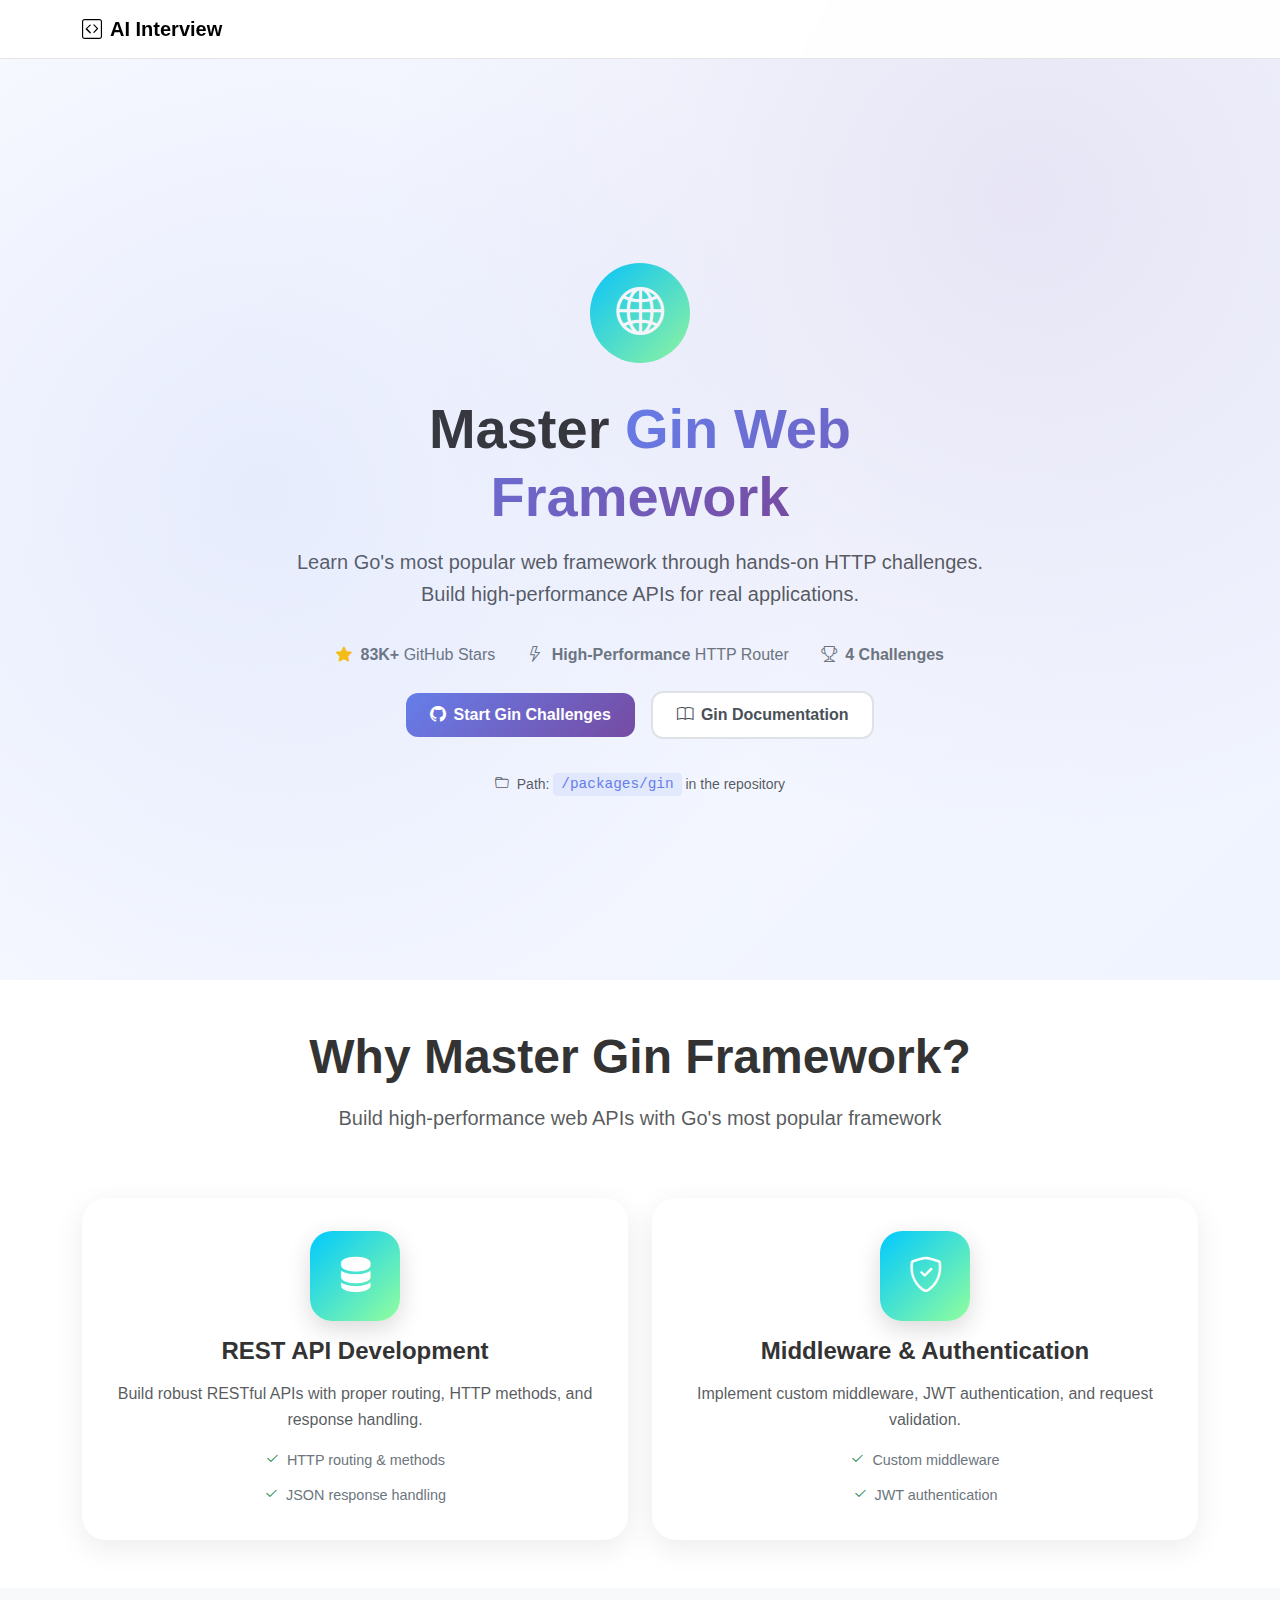
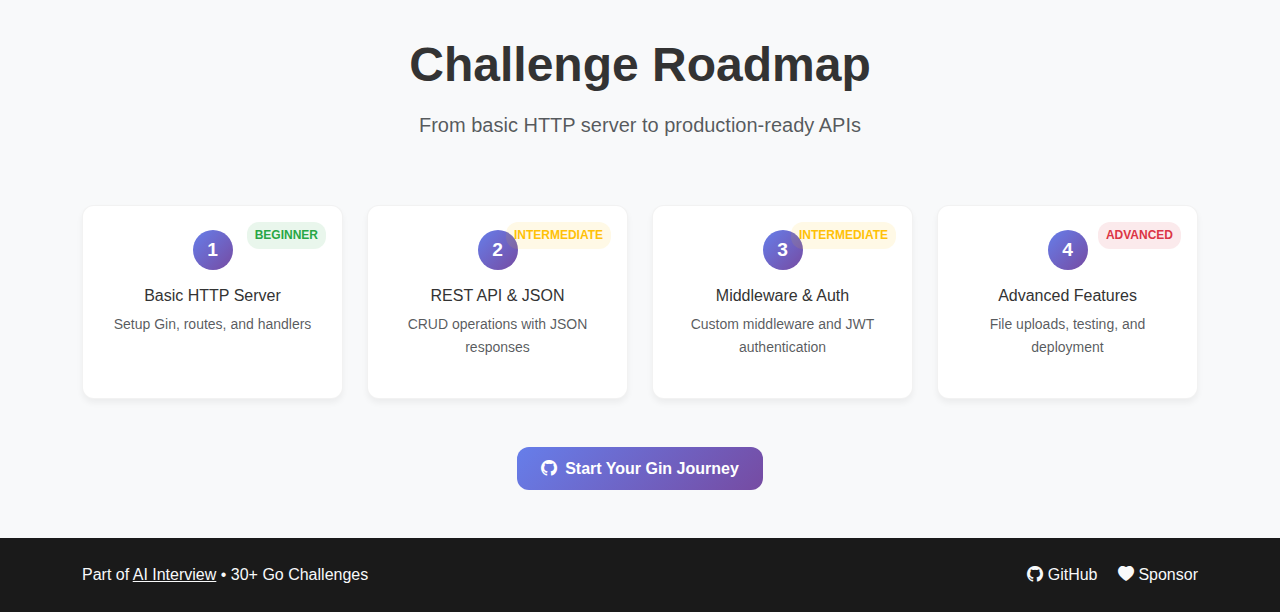
<file: docs/gin.html>
<!DOCTYPE html>
<html lang="en">
<head>
    <meta charset="UTF-8">
    <meta name="viewport" content="width=device-width, initial-scale=1.0">
    <title>Gin Web Framework Challenges - AI Interview Practice</title>
    <meta name="description" content="Master Gin web framework through interactive Go challenges. Learn REST APIs, middleware, validation, and authentication.">
    
    <!-- Google tag (gtag.js) -->
    <script async src="https://www.googletagmanager.com/gtag/js?id=G-CLQEFQ3ZEE"></script>
    <script>
      window.dataLayer = window.dataLayer || [];
      function gtag(){dataLayer.push(arguments);}
      gtag('js', new Date());

      gtag('config', 'G-CLQEFQ3ZEE');
    </script>
    
    <link href="https://cdn.jsdelivr.net/npm/bootstrap@5.3.0/dist/css/bootstrap.min.css" rel="stylesheet">
    <link rel="stylesheet" href="https://cdn.jsdelivr.net/npm/bootstrap-icons@1.11.0/font/bootstrap-icons.css">
    <link rel="stylesheet" href="assets/style.css">
</head>
<body>
    <!-- Navigation -->
    <nav class="navbar navbar-expand-lg navbar-light fixed-top">
        <div class="container">
            <a class="navbar-brand fw-bold" href="index.html">
                <i class="bi bi-code-square me-2"></i>AI Interview
            </a>
            <div class="d-flex gap-2">
                <!-- <a href="https://github.com/RezaSi/go-interview-practice" class="btn btn-outline-primary btn-sm">
                    <i class="bi bi-github me-1"></i>GitHub
                </a>
                <a href="https://github.com/sponsors/RezaSi" class="btn btn-sponsor btn-sm">
                    <i class="bi bi-heart-fill me-1"></i>Sponsor
                </a> -->
            </div>
        </div>
    </nav>

    <!-- Hero Section -->
    <section class="hero-gradient">
        <div class="container">
            <div class="row align-items-center min-vh-100 py-5">
                <div class="col-lg-8 mx-auto text-center">
                    <div class="package-header mb-4">
                        <div class="package-icon gin-gradient">
                            <i class="bi bi-globe2"></i>
                        </div>
                        <h1 class="hero-title fw-bold mb-3">
                            Master <span class="text-gradient">Gin Web Framework</span>
                        </h1>
                        <p class="lead mb-4 text-muted">
                            Learn Go's most popular web framework through hands-on HTTP challenges. Build high-performance APIs for real applications.
                        </p>
                    </div>

                    <!-- Package Stats -->
                    <div class="package-stats mb-4">
                        <div class="stat-item">
                            <i class="bi bi-star-fill text-warning me-1"></i>
                            <strong data-github-url="https://github.com/gin-gonic/gin">83K+</strong> GitHub Stars
                        </div>
                        <div class="stat-item">
                            <i class="bi bi-lightning me-1"></i>
                            <strong>High-Performance</strong> HTTP Router
                        </div>
                        <div class="stat-item">
                            <i class="bi bi-trophy me-1"></i>
                            <strong>4 Challenges</strong>
                        </div>
                    </div>

                    <!-- CTA Buttons -->
                    <div class="cta-buttons justify-content-center mb-4">
                        <a href="https://github.com/RezaSi/go-interview-practice" 
                           class="btn btn-primary">
                            <i class="bi bi-github me-2"></i>Start Gin Challenges
                        </a>
                        <a href="https://gin-gonic.com/" 
                           class="btn btn-outline-secondary">
                            <i class="bi bi-book me-2"></i>Gin Documentation
                        </a>
                    </div>

                    <!-- Package Path -->
                    <div class="package-path">
                        <small class="text-muted">
                            <i class="bi bi-folder me-1"></i>
                            Path: <code>/packages/gin</code> in the repository
                        </small>
                    </div>
                </div>
            </div>
        </div>
    </section>

    <!-- What You'll Learn -->
    <section class="learning-section py-5">
        <div class="container">
            <div class="row text-center mb-5">
                <div class="col-lg-8 mx-auto">
                    <h2 class="display-5 fw-bold mb-3">Why Master Gin Framework?</h2>
                    <p class="lead text-muted">Build high-performance web APIs with Go's most popular framework</p>
                </div>
            </div>
            
            <div class="row g-4">
                <div class="col-lg-6 col-md-12">
                    <div class="feature-card-new">
                        <div class="feature-header">
                            <div class="feature-icon-new gin-gradient">
                                <i class="bi bi-server"></i>
                            </div>
                        </div>
                        <div class="feature-content">
                            <h4 class="fw-bold mb-3">REST API Development</h4>
                            <p class="text-muted mb-3">Build robust RESTful APIs with proper routing, HTTP methods, and response handling.</p>
                            <div class="feature-highlights">
                                <div class="highlight-item">
                                    <i class="bi bi-check2 text-success me-2"></i>
                                    <span>HTTP routing & methods</span>
                                </div>
                                <div class="highlight-item">
                                    <i class="bi bi-check2 text-success me-2"></i>
                                    <span>JSON response handling</span>
                                </div>
                            </div>
                        </div>
                    </div>
                </div>
                
                <div class="col-lg-6 col-md-12">
                    <div class="feature-card-new">
                        <div class="feature-header">
                            <div class="feature-icon-new gin-gradient">
                                <i class="bi bi-shield-check"></i>
                            </div>
                        </div>
                        <div class="feature-content">
                            <h4 class="fw-bold mb-3">Middleware & Authentication</h4>
                            <p class="text-muted mb-3">Implement custom middleware, JWT authentication, and request validation.</p>
                            <div class="feature-highlights">
                                <div class="highlight-item">
                                    <i class="bi bi-check2 text-success me-2"></i>
                                    <span>Custom middleware</span>
                                </div>
                                <div class="highlight-item">
                                    <i class="bi bi-check2 text-success me-2"></i>
                                    <span>JWT authentication</span>
                                </div>
                            </div>
                        </div>
                    </div>
                </div>
            </div>
        </div>
    </section>

    <!-- Challenge Preview -->
    <section class="challenges-section py-5 bg-light">
        <div class="container">
            <div class="row text-center mb-5">
                <div class="col-lg-8 mx-auto">
                    <h2 class="display-5 fw-bold mb-3">Challenge Roadmap</h2>
                    <p class="lead text-muted">From basic HTTP server to production-ready APIs</p>
                </div>
            </div>
            
            <div class="row g-4">
                <div class="col-md-6 col-lg-3">
                    <div class="challenge-card">
                        <div class="challenge-number">1</div>
                        <h6>Basic HTTP Server</h6>
                        <p class="small text-muted">Setup Gin, routes, and handlers</p>
                        <div class="difficulty beginner">Beginner</div>
                    </div>
                </div>
                
                <div class="col-md-6 col-lg-3">
                    <div class="challenge-card">
                        <div class="challenge-number">2</div>
                        <h6>REST API & JSON</h6>
                        <p class="small text-muted">CRUD operations with JSON responses</p>
                        <div class="difficulty intermediate">Intermediate</div>
                    </div>
                </div>
                
                <div class="col-md-6 col-lg-3">
                    <div class="challenge-card">
                        <div class="challenge-number">3</div>
                        <h6>Middleware & Auth</h6>
                        <p class="small text-muted">Custom middleware and JWT authentication</p>
                        <div class="difficulty intermediate">Intermediate</div>
                    </div>
                </div>
                
                <div class="col-md-6 col-lg-3">
                    <div class="challenge-card">
                        <div class="challenge-number">4</div>
                        <h6>Advanced Features</h6>
                        <p class="small text-muted">File uploads, testing, and deployment</p>
                        <div class="difficulty advanced">Advanced</div>
                    </div>
                </div>
            </div>
            
            <div class="text-center mt-5">
                <a href="https://github.com/RezaSi/go-interview-practice" 
                   class="btn btn-primary btn-lg pulse">
                    <i class="bi bi-github me-2"></i>Start Your Gin Journey
                </a>
            </div>
        </div>
    </section>

    <!-- Footer -->
    <footer class="footer py-4 bg-dark text-light">
        <div class="container">
            <div class="row align-items-center">
                <div class="col-md-6">
                    <p class="mb-0">Part of <a href="index.html" class="text-light">AI Interview</a> • 30+ Go Challenges</p>
                </div>
                <div class="col-md-6 text-md-end">
                    <div class="social-links">
                        <a href="https://github.com/RezaSi/go-interview-practice" class="text-light me-3">
                            <i class="bi bi-github"></i> GitHub
                        </a>
                        <a href="https://github.com/sponsors/RezaSi" class="text-light">
                            <i class="bi bi-heart-fill"></i> Sponsor
                        </a>
                    </div>
                </div>
            </div>
        </div>
    </footer>

    <script src="https://cdn.jsdelivr.net/npm/bootstrap@5.3.0/dist/js/bootstrap.bundle.min.js"></script>
    <script src="assets/script.js"></script>
</body>
</html>
</file>
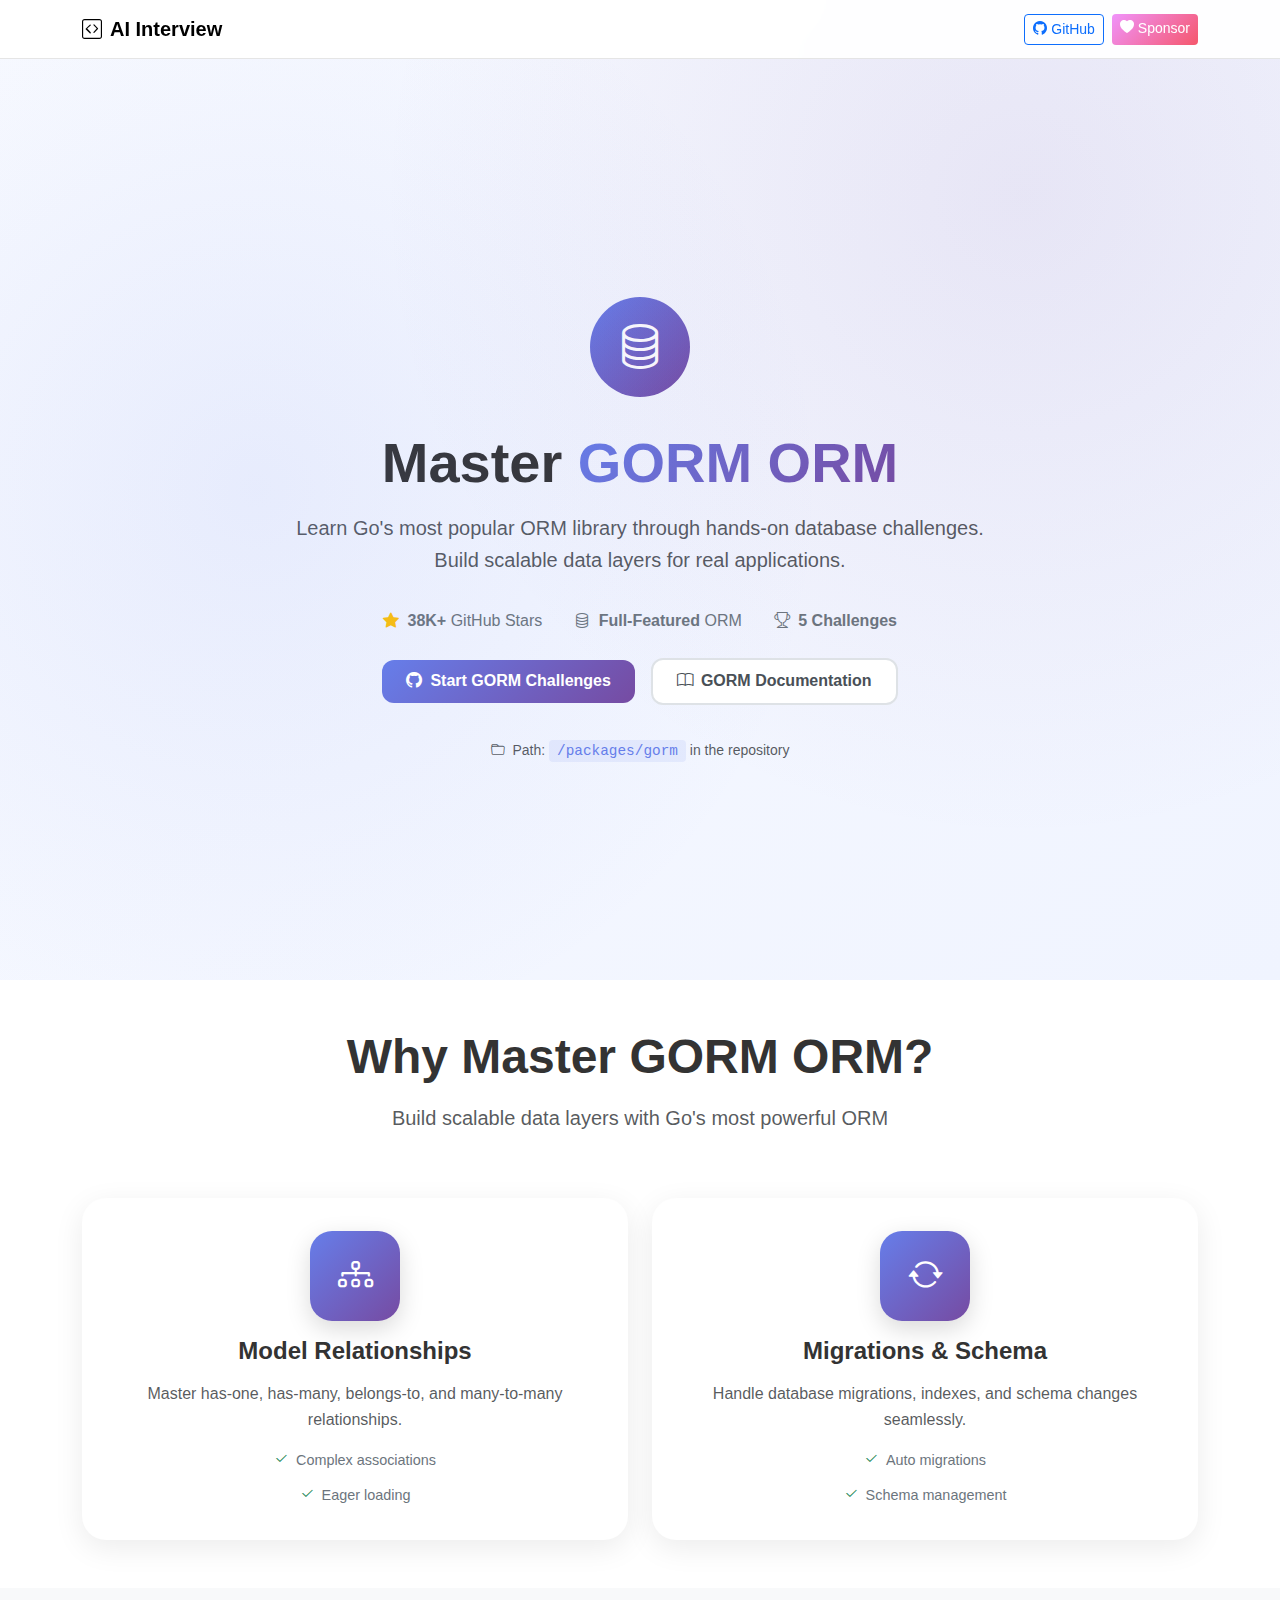
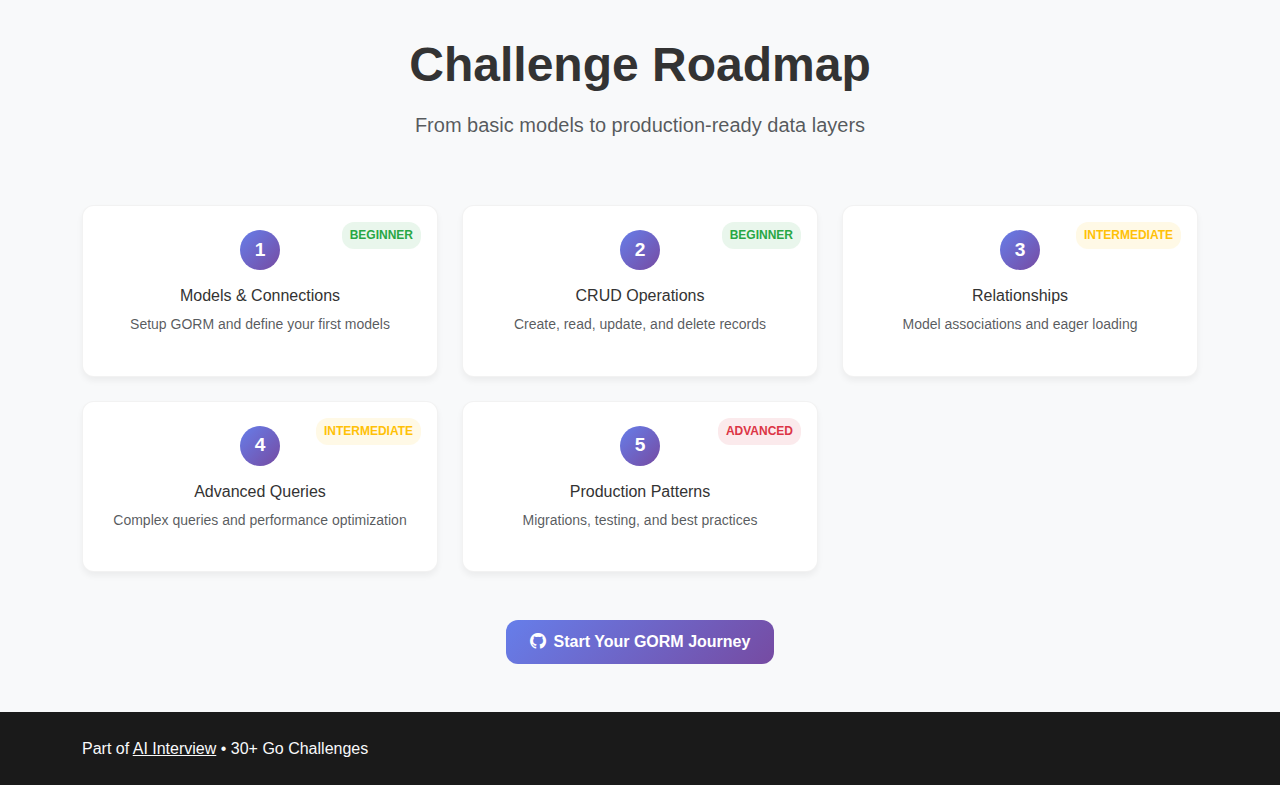
<file: docs/gorm.html>
<!DOCTYPE html>
<html lang="en">
<head>
    <meta charset="UTF-8">
    <meta name="viewport" content="width=device-width, initial-scale=1.0">
    <title>GORM ORM Challenges - AI Interview</title>
    <meta name="description" content="Master GORM ORM through interactive Go challenges. Learn database operations, migrations, relations, and advanced ORM patterns.">
    
    <!-- Google tag (gtag.js) -->
    <script async src="https://www.googletagmanager.com/gtag/js?id=G-CLQEFQ3ZEE"></script>
    <script>
      window.dataLayer = window.dataLayer || [];
      function gtag(){dataLayer.push(arguments);}
      gtag('js', new Date());

      gtag('config', 'G-CLQEFQ3ZEE');
    </script>
    
    <link href="https://cdn.jsdelivr.net/npm/bootstrap@5.3.0/dist/css/bootstrap.min.css" rel="stylesheet">
    <link rel="stylesheet" href="https://cdn.jsdelivr.net/npm/bootstrap-icons@1.11.0/font/bootstrap-icons.css">
    <link rel="stylesheet" href="assets/style.css">
</head>
<body>
    <!-- Navigation -->
    <nav class="navbar navbar-expand-lg navbar-light fixed-top">
        <div class="container">
            <a class="navbar-brand fw-bold" href="index.html">
                <i class="bi bi-code-square me-2"></i>AI Interview
            </a>
            <div class="d-flex gap-2">
                <a href="https://github.com/RezaSi/go-interview-practice" class="btn btn-outline-primary btn-sm">
                    <i class="bi bi-github me-1"></i>GitHub
                </a>
                <a href="https://github.com/sponsors/RezaSi" class="btn btn-sponsor btn-sm">
                    <i class="bi bi-heart-fill me-1"></i>Sponsor
                </a>
            </div>
        </div>
    </nav>

    <!-- Hero Section -->
    <section class="hero-gradient">
        <div class="container">
            <div class="row align-items-center min-vh-100 py-5">
                <div class="col-lg-8 mx-auto text-center">
                    <div class="package-header mb-4">
                        <div class="package-icon gorm-gradient">
                            <i class="bi bi-database"></i>
                        </div>
                        <h1 class="hero-title fw-bold mb-3">
                            Master <span class="text-gradient">GORM ORM</span>
                        </h1>
                        <p class="lead mb-4 text-muted">
                            Learn Go's most popular ORM library through hands-on database challenges. Build scalable data layers for real applications.
                        </p>
                    </div>

                    <!-- Package Stats -->
                    <div class="package-stats mb-4">
                        <div class="stat-item">
                            <i class="bi bi-star-fill text-warning me-1"></i>
                            <strong data-github-url="https://github.com/go-gorm/gorm">38K+</strong> GitHub Stars
                        </div>
                        <div class="stat-item">
                            <i class="bi bi-database me-1"></i>
                            <strong>Full-Featured</strong> ORM
                        </div>
                        <div class="stat-item">
                            <i class="bi bi-trophy me-1"></i>
                            <strong>5 Challenges</strong>
                        </div>
                    </div>

                    <!-- CTA Buttons -->
                    <div class="cta-buttons justify-content-center mb-4">
                        <a href="https://github.com/RezaSi/go-interview-practice" 
                           class="btn btn-primary">
                            <i class="bi bi-github me-2"></i>Start GORM Challenges
                        </a>
                        <a href="https://gorm.io/" 
                           class="btn btn-outline-secondary">
                            <i class="bi bi-book me-2"></i>GORM Documentation
                        </a>
                    </div>

                    <!-- Package Path -->
                    <div class="package-path">
                        <small class="text-muted">
                            <i class="bi bi-folder me-1"></i>
                            Path: <code>/packages/gorm</code> in the repository
                        </small>
                    </div>
                </div>
            </div>
        </div>
    </section>

    <!-- What You'll Learn -->
    <section class="learning-section py-5">
        <div class="container">
            <div class="row text-center mb-5">
                <div class="col-lg-8 mx-auto">
                    <h2 class="display-5 fw-bold mb-3">Why Master GORM ORM?</h2>
                    <p class="lead text-muted">Build scalable data layers with Go's most powerful ORM</p>
                </div>
            </div>
            
            <div class="row g-4">
                <div class="col-lg-6 col-md-12">
                    <div class="feature-card-new">
                        <div class="feature-header">
                            <div class="feature-icon-new gorm-gradient">
                                <i class="bi bi-diagram-3"></i>
                            </div>
                        </div>
                        <div class="feature-content">
                            <h4 class="fw-bold mb-3">Model Relationships</h4>
                            <p class="text-muted mb-3">Master has-one, has-many, belongs-to, and many-to-many relationships.</p>
                            <div class="feature-highlights">
                                <div class="highlight-item">
                                    <i class="bi bi-check2 text-success me-2"></i>
                                    <span>Complex associations</span>
                                </div>
                                <div class="highlight-item">
                                    <i class="bi bi-check2 text-success me-2"></i>
                                    <span>Eager loading</span>
                                </div>
                            </div>
                        </div>
                    </div>
                </div>
                
                <div class="col-lg-6 col-md-12">
                    <div class="feature-card-new">
                        <div class="feature-header">
                            <div class="feature-icon-new gorm-gradient">
                                <i class="bi bi-arrow-repeat"></i>
                            </div>
                        </div>
                        <div class="feature-content">
                            <h4 class="fw-bold mb-3">Migrations & Schema</h4>
                            <p class="text-muted mb-3">Handle database migrations, indexes, and schema changes seamlessly.</p>
                            <div class="feature-highlights">
                                <div class="highlight-item">
                                    <i class="bi bi-check2 text-success me-2"></i>
                                    <span>Auto migrations</span>
                                </div>
                                <div class="highlight-item">
                                    <i class="bi bi-check2 text-success me-2"></i>
                                    <span>Schema management</span>
                                </div>
                            </div>
                        </div>
                    </div>
                </div>
            </div>
        </div>
    </section>

    <!-- Challenge Preview -->
    <section class="challenges-section py-5 bg-light">
        <div class="container">
            <div class="row text-center mb-5">
                <div class="col-lg-8 mx-auto">
                    <h2 class="display-5 fw-bold mb-3">Challenge Roadmap</h2>
                    <p class="lead text-muted">From basic models to production-ready data layers</p>
                </div>
            </div>
            
            <div class="row g-4">
                <div class="col-md-6 col-lg-4">
                    <div class="challenge-card">
                        <div class="challenge-number">1</div>
                        <h6>Models & Connections</h6>
                        <p class="small text-muted">Setup GORM and define your first models</p>
                        <div class="difficulty beginner">Beginner</div>
                    </div>
                </div>
                
                <div class="col-md-6 col-lg-4">
                    <div class="challenge-card">
                        <div class="challenge-number">2</div>
                        <h6>CRUD Operations</h6>
                        <p class="small text-muted">Create, read, update, and delete records</p>
                        <div class="difficulty beginner">Beginner</div>
                    </div>
                </div>
                
                <div class="col-md-6 col-lg-4">
                    <div class="challenge-card">
                        <div class="challenge-number">3</div>
                        <h6>Relationships</h6>
                        <p class="small text-muted">Model associations and eager loading</p>
                        <div class="difficulty intermediate">Intermediate</div>
                    </div>
                </div>
                
                <div class="col-md-6 col-lg-4">
                    <div class="challenge-card">
                        <div class="challenge-number">4</div>
                        <h6>Advanced Queries</h6>
                        <p class="small text-muted">Complex queries and performance optimization</p>
                        <div class="difficulty intermediate">Intermediate</div>
                    </div>
                </div>
                
                <div class="col-md-6 col-lg-4">
                    <div class="challenge-card">
                        <div class="challenge-number">5</div>
                        <h6>Production Patterns</h6>
                        <p class="small text-muted">Migrations, testing, and best practices</p>
                        <div class="difficulty advanced">Advanced</div>
                    </div>
                </div>
            </div>
            
            <div class="text-center mt-5">
                <a href="https://github.com/RezaSi/go-interview-practice" 
                   class="btn btn-primary btn-lg pulse">
                    <i class="bi bi-github me-2"></i>Start Your GORM Journey
                </a>
            </div>
        </div>
    </section>

    <!-- Footer -->
    <footer class="footer py-4 bg-dark text-light">
        <div class="container">
            <div class="row align-items-center">
                <div class="col-md-6">
                    <p class="mb-0">Part of <a href="index.html" class="text-light">AI Interview</a> • 30+ Go Challenges</p>
                </div>
                <div class="col-md-6 text-md-end">
                    <div class="social-links">
                        <!-- <a href="https://github.com/RezaSi/go-interview-practice" class="text-light me-3">
                            <i class="bi bi-github"></i> GitHub
                        </a>
                        <a href="https://github.com/sponsors/RezaSi" class="text-light">
                            <i class="bi bi-heart-fill"></i> Sponsor
                        </a> -->
                    </div>
                </div>
            </div>
        </div>
    </footer>

    <script src="https://cdn.jsdelivr.net/npm/bootstrap@5.3.0/dist/js/bootstrap.bundle.min.js"></script>
    <script src="assets/script.js"></script>
</body>
</html>
</file>
<file: docs/assets/style.css>
/* Beautiful Landing Page Styles */

:root {
    --primary-gradient: linear-gradient(135deg, #667eea 0%, #764ba2 100%);
    --secondary-gradient: linear-gradient(135deg, #f093fb 0%, #f5576c 100%);
    --success-gradient: linear-gradient(135deg, #4facfe 0%, #00f2fe 100%);
    --warning-gradient: linear-gradient(135deg, #43e97b 0%, #38f9d7 100%);
    --text-muted: #6c757d;
    --border-radius: 12px;
    --shadow: 0 4px 6px rgba(0, 0, 0, 0.05);
    --shadow-hover: 0 8px 25px rgba(0, 0, 0, 0.15);
    --transition: all 0.3s ease;
}

* {
    margin: 0;
    padding: 0;
    box-sizing: border-box;
}

body {
    font-family: 'Segoe UI', Tahoma, Geneva, Verdana, sans-serif;
    line-height: 1.6;
    color: #333;
    overflow-x: hidden;
}

/* Navigation */
.navbar {
    background: rgba(255, 255, 255, 0.95) !important;
    backdrop-filter: blur(20px);
    border-bottom: 1px solid rgba(0, 0, 0, 0.1);
    transition: var(--transition);
}

.navbar-brand {
    font-size: 1.25rem;
    font-weight: 700;
}

.btn-sponsor {
    background: var(--secondary-gradient);
    border: none;
    color: white;
    font-weight: 500;
    transition: var(--transition);
}

.btn-sponsor:hover {
    transform: translateY(-2px);
    box-shadow: var(--shadow-hover);
    color: white;
}

/* Hero Section */
.hero-gradient {
    background: linear-gradient(135deg, #f8faff 0%, #f0f4ff 100%);
    position: relative;
    overflow: hidden;
    padding-top: 80px; /* Account for fixed navbar */
}

.hero-gradient::before {
    content: '';
    position: absolute;
    top: 0;
    left: 0;
    right: 0;
    bottom: 0;
    background: radial-gradient(circle at 20% 50%, rgba(102, 126, 234, 0.1) 0%, transparent 50%),
                radial-gradient(circle at 80% 20%, rgba(118, 75, 162, 0.1) 0%, transparent 50%);
    pointer-events: none;
}

.hero-content {
    position: relative;
    z-index: 2;
}

.hero-title {
    font-size: 3.5rem;
    line-height: 1.2;
}

.text-gradient {
    background: var(--primary-gradient);
    -webkit-background-clip: text;
    -webkit-text-fill-color: transparent;
    background-clip: text;
}

/* Stats Row */
.stats-row {
    display: flex;
    gap: 2rem;
    justify-content: flex-start;
    flex-wrap: wrap;
}

.stat-item {
    text-align: center;
}

.stat-number {
    font-size: 2.5rem;
    font-weight: 700;
    background: var(--primary-gradient);
    -webkit-background-clip: text;
    -webkit-text-fill-color: transparent;
    background-clip: text;
    line-height: 1;
}

.stat-label {
    font-size: 0.9rem;
    color: var(--text-muted);
    font-weight: 500;
}

/* CTA Buttons */
.cta-buttons {
    display: flex;
    gap: 1rem;
    flex-wrap: wrap;
    align-items: center;
}

.btn-primary {
    background: var(--primary-gradient);
    border: none;
    padding: 0.6rem 1.5rem;
    font-weight: 600;
    font-size: 1rem;
    border-radius: var(--border-radius);
    transition: var(--transition);
}

.btn-primary:hover {
    transform: translateY(-2px);
    box-shadow: var(--shadow-hover);
    background: var(--primary-gradient);
}

.btn-outline-secondary {
    border: 2px solid #dee2e6;
    color: #495057;
    background: white;
    padding: 0.6rem 1.5rem;
    font-weight: 600;
    font-size: 1rem;
    border-radius: var(--border-radius);
    transition: var(--transition);
}

.btn-outline-secondary:hover {
    transform: translateY(-2px);
    box-shadow: var(--shadow-hover);
    background: var(--primary-gradient);
    border-color: transparent;
    color: white !important;
}

/* Code Window */
.hero-visual {
    position: relative;
}

.code-window {
    background: #1e1e1e;
    border-radius: var(--border-radius);
    box-shadow: var(--shadow-hover);
    overflow: hidden;
    transform: perspective(1000px) rotateY(-5deg) rotateX(5deg);
    transition: var(--transition);
}

.code-window:hover {
    transform: perspective(1000px) rotateY(0deg) rotateX(0deg);
}

.window-controls {
    background: #2d2d30;
    padding: 1rem;
    display: flex;
    gap: 0.5rem;
}

.control {
    width: 12px;
    height: 12px;
    border-radius: 50%;
}

.control.red { background: #ff5f56; }
.control.yellow { background: #ffbd2e; }
.control.green { background: #27ca3f; }

.code-content {
    padding: 1.5rem;
    font-family: 'Fira Code', 'Monaco', 'Consolas', monospace;
    font-size: 0.9rem;
    line-height: 1.5;
}

.go-code {
    color: #d4d4d4;
    background: none;
    border: none;
    padding: 0;
    margin: 0;
}

/* Go Syntax Highlighting */
.go-keyword { color: #569cd6; }
.go-string { color: #ce9178; }
.go-comment { color: #6a9955; font-style: italic; }
.go-function { color: #dcdcaa; }
.go-type { color: #4ec9b0; }
.go-number { color: #b5cea8; }
.go-package { color: #c586c0; }

/* Feature Cards */
.features-section {
    padding: 5rem 0;
}

.feature-card {
    text-align: center;
    padding: 2rem;
    border-radius: var(--border-radius);
    background: white;
    box-shadow: var(--shadow);
    transition: var(--transition);
    height: 100%;
    border: 1px solid rgba(0, 0, 0, 0.05);
}

.feature-card:hover {
    transform: translateY(-8px);
    box-shadow: var(--shadow-hover);
}

.feature-icon {
    width: 80px;
    height: 80px;
    background: var(--primary-gradient);
    border-radius: 50%;
    display: flex;
    align-items: center;
    justify-content: center;
    margin: 0 auto 1.5rem;
    color: white;
    font-size: 2rem;
}

/* New Feature Cards */
.feature-card-new {
    background: white;
    border-radius: 24px;
    box-shadow: 0 8px 30px rgba(0, 0, 0, 0.08);
    transition: var(--transition);
    border: 1px solid rgba(255, 255, 255, 0.8);
    overflow: hidden;
    position: relative;
    height: 100%;
    display: flex;
    flex-direction: column;
}

.feature-card-new:hover {
    transform: translateY(-8px);
    box-shadow: 0 20px 50px rgba(0, 0, 0, 0.15);
}

.feature-header {
    padding: 2rem 2rem 1rem;
    text-align: center;
}

.feature-icon-new {
    width: 90px;
    height: 90px;
    border-radius: 22px;
    display: flex;
    align-items: center;
    justify-content: center;
    color: white;
    font-size: 2.2rem;
    margin: 0 auto;
    box-shadow: 0 8px 25px rgba(0, 0, 0, 0.15);
}

.lightning-gradient { background: linear-gradient(135deg, #667eea 0%, #764ba2 100%); }
.trophy-gradient { background: linear-gradient(135deg, #f093fb 0%, #f5576c 100%); }
.industry-gradient { background: linear-gradient(135deg, #4facfe 0%, #00f2fe 100%); }

.feature-content {
    padding: 0 2rem 2rem;
    flex-grow: 1;
    text-align: center;
}

.feature-highlights {
    display: flex;
    flex-direction: column;
    gap: 0.75rem;
}

.highlight-item {
    display: flex;
    align-items: center;
    justify-content: center;
    font-size: 0.9rem;
    color: var(--text-muted);
}

.feature-card h4 {
    font-weight: 600;
    margin-bottom: 1rem;
    color: #333;
}

/* Challenge Categories */
.categories-section {
    background: linear-gradient(135deg, #f8faff 0%, #ffffff 100%);
    position: relative;
}

.categories-section::before {
    content: '';
    position: absolute;
    top: 0;
    left: 0;
    right: 0;
    bottom: 0;
    background: radial-gradient(circle at 10% 20%, rgba(102, 126, 234, 0.05) 0%, transparent 50%),
                radial-gradient(circle at 90% 80%, rgba(118, 75, 162, 0.05) 0%, transparent 50%);
    pointer-events: none;
}

/* New Category Cards */
.category-card-new {
    background: white;
    border-radius: 20px;
    box-shadow: 0 10px 30px rgba(0, 0, 0, 0.08);
    transition: var(--transition);
    border: 1px solid rgba(255, 255, 255, 0.8);
    overflow: hidden;
    position: relative;
    height: 100%;
    display: flex;
    flex-direction: column;
}

.category-card-new:hover {
    transform: translateY(-8px);
    box-shadow: 0 20px 40px rgba(0, 0, 0, 0.12);
}

.category-header {
    padding: 2rem 2rem 1rem;
    position: relative;
    display: flex;
    align-items: center;
    justify-content: space-between;
}

.category-icon-new {
    width: 60px;
    height: 60px;
    border-radius: 16px;
    display: flex;
    align-items: center;
    justify-content: center;
    color: white;
    font-size: 1.8rem;
    background: var(--primary-gradient);
}

.category-badge {
    padding: 0.4rem 1rem;
    border-radius: 20px;
    font-size: 0.8rem;
    font-weight: 600;
    text-transform: uppercase;
    letter-spacing: 0.5px;
}

.category-badge.beginner {
    background: rgba(40, 167, 69, 0.1);
    color: #28a745;
    border: 2px solid rgba(40, 167, 69, 0.2);
}

.category-badge.intermediate {
    background: rgba(255, 193, 7, 0.1);
    color: #ff8c00;
    border: 2px solid rgba(255, 193, 7, 0.2);
}

.category-badge.advanced {
    background: rgba(220, 53, 69, 0.1);
    color: #dc3545;
    border: 2px solid rgba(220, 53, 69, 0.2);
}

.category-content {
    padding: 0 2rem 1.5rem;
    flex-grow: 1;
}

.category-stats {
    display: flex;
    justify-content: space-between;
    gap: 1rem;
    margin-bottom: 1.5rem;
    padding: 0 1rem;
}

.stat {
    text-align: center;
    flex: 1;
}

.stat-number {
    display: block;
    font-size: 1.8rem;
    font-weight: 700;
    background: var(--primary-gradient);
    -webkit-background-clip: text;
    -webkit-text-fill-color: transparent;
    background-clip: text;
    line-height: 1;
}

.stat-label {
    font-size: 0.8rem;
    color: var(--text-muted);
    text-transform: uppercase;
    letter-spacing: 0.5px;
    font-weight: 500;
}

.category-topics {
    display: flex;
    flex-wrap: wrap;
    gap: 0.5rem;
}

.topic-tag {
    background: rgba(102, 126, 234, 0.1);
    color: #667eea;
    padding: 0.3rem 0.8rem;
    border-radius: 12px;
    font-size: 0.8rem;
    font-weight: 500;
}

.category-action {
    padding: 0 2rem 2rem;
}

.btn-category {
    width: 100%;
    background: var(--primary-gradient);
    border: none;
    color: white;
    padding: 0.8rem 1.5rem;
    border-radius: 12px;
    font-weight: 600;
    transition: var(--transition);
}

.btn-category:hover {
    transform: translateY(-2px);
    box-shadow: 0 8px 20px rgba(102, 126, 234, 0.3);
    color: white;
}

/* Theme Variations */
.beginner-theme .category-icon-new {
    background: linear-gradient(135deg, #28a745 0%, #20c997 100%);
}

.intermediate-theme .category-icon-new {
    background: linear-gradient(135deg, #ffc107 0%, #fd7e14 100%);
}

.advanced-theme .category-icon-new {
    background: linear-gradient(135deg, #dc3545 0%, #e83e8c 100%);
}

/* Package Frameworks Section */
.package-frameworks {
    margin-top: 4rem;
    padding-top: 3rem;
    border-top: 1px solid rgba(0, 0, 0, 0.08);
}

.framework-card {
    background: white;
    border-radius: 20px;
    box-shadow: 0 8px 25px rgba(0, 0, 0, 0.08);
    transition: var(--transition);
    border: 1px solid rgba(255, 255, 255, 0.8);
    overflow: hidden;
    position: relative;
    height: 100%;
    display: flex;
    flex-direction: column;
}

.framework-card:hover {
    transform: translateY(-5px);
    box-shadow: 0 15px 35px rgba(0, 0, 0, 0.12);
}

.framework-header {
    padding: 1.5rem;
    display: flex;
    align-items: center;
    gap: 1rem;
    border-bottom: 1px solid rgba(0, 0, 0, 0.05);
}

.framework-icon {
    width: 50px;
    height: 50px;
    border-radius: 12px;
    display: flex;
    align-items: center;
    justify-content: center;
    color: white;
    font-size: 1.5rem;
    flex-shrink: 0;
}

.framework-info {
    flex-grow: 1;
}

.framework-stars {
    display: flex;
    align-items: center;
    gap: 0.3rem;
    color: var(--text-muted);
    font-size: 0.9rem;
}

.framework-content {
    padding: 1.5rem;
    flex-grow: 1;
}

.framework-features {
    display: flex;
    flex-wrap: wrap;
    gap: 0.5rem;
    margin-bottom: 1rem;
}

.feature-tag {
    background: rgba(102, 126, 234, 0.1);
    color: #667eea;
    padding: 0.25rem 0.75rem;
    border-radius: 12px;
    font-size: 0.8rem;
    font-weight: 500;
}

.framework-stats {
    display: flex;
    justify-content: space-between;
    color: var(--text-muted);
    font-size: 0.9rem;
}

.framework-actions {
    padding: 1.5rem;
    border-top: 1px solid rgba(0, 0, 0, 0.05);
    display: flex;
    gap: 0.75rem;
}

.btn-framework-primary {
    background: var(--primary-gradient);
    border: none;
    color: white;
    padding: 0.6rem 1.2rem;
    border-radius: 10px;
    font-weight: 600;
    font-size: 0.9rem;
    flex: 1;
    transition: var(--transition);
}

.btn-framework-primary:hover {
    transform: translateY(-1px);
    box-shadow: 0 4px 12px rgba(102, 126, 234, 0.3);
    color: white;
}

.btn-framework-secondary {
    background: rgba(102, 126, 234, 0.1);
    border: 1px solid rgba(102, 126, 234, 0.2);
    color: #667eea;
    padding: 0.6rem 1.2rem;
    border-radius: 10px;
    font-weight: 600;
    font-size: 0.9rem;
    transition: var(--transition);
}

.btn-framework-secondary:hover {
    background: rgba(102, 126, 234, 0.15);
    color: #667eea;
    transform: translateY(-1px);
}

.btn-framework-disabled {
    background: rgba(0, 0, 0, 0.05);
    border: 1px solid rgba(0, 0, 0, 0.1);
    color: var(--text-muted);
    padding: 0.6rem 1.2rem;
    border-radius: 10px;
    font-weight: 600;
    font-size: 0.9rem;
    cursor: not-allowed;
    width: 100%;
    text-align: center;
}

.framework-card.coming-soon {
    opacity: 0.7;
}

.framework-card.coming-soon:hover {
    transform: none;
    box-shadow: 0 8px 25px rgba(0, 0, 0, 0.08);
}

/* Framework Theme Variations */
.gin-theme .framework-icon { background: linear-gradient(135deg, #00c9ff 0%, #92fe9d 100%); }
.cobra-theme .framework-icon { background: linear-gradient(135deg, #fc466b 0%, #3f5efb 100%); }
.gorm-theme .framework-icon { background: linear-gradient(135deg, #667eea 0%, #764ba2 100%); }

.gin-gradient { background: linear-gradient(135deg, #00c9ff 0%, #92fe9d 100%); }
.cobra-gradient { background: linear-gradient(135deg, #fc466b 0%, #3f5efb 100%); }
.gorm-gradient { background: linear-gradient(135deg, #667eea 0%, #764ba2 100%); }
.fiber-gradient { background: linear-gradient(135deg, #ff6b6b 0%, #feca57 100%); }

/* Coming Soon Styles */
.coming-soon-badge {
    display: inline-flex;
    align-items: center;
    background: rgba(255, 193, 7, 0.1);
    color: #ff8c00;
    padding: 0.5rem 1.5rem;
    border-radius: 25px;
    font-weight: 600;
    border: 2px solid rgba(255, 193, 7, 0.2);
}

.disabled-btn {
    opacity: 0.6;
    cursor: not-allowed;
    pointer-events: none;
}

.challenge-card.disabled {
    opacity: 0.6;
    filter: grayscale(20%);
}

.challenge-card.disabled:hover {
    transform: none;
    box-shadow: var(--shadow);
}

/* Getting Started Section */
.getting-started {
    background: linear-gradient(135deg, #f8faff 0%, #f0f4ff 100%);
    position: relative;
}

.getting-started::before {
    content: '';
    position: absolute;
    top: 0;
    left: 0;
    right: 0;
    bottom: 0;
    background: radial-gradient(circle at 30% 20%, rgba(102, 126, 234, 0.05) 0%, transparent 50%),
                radial-gradient(circle at 70% 80%, rgba(118, 75, 162, 0.05) 0%, transparent 50%);
    pointer-events: none;
}

/* Start Option Cards */
.start-option {
    background: white;
    border-radius: 24px;
    box-shadow: 0 8px 30px rgba(0, 0, 0, 0.08);
    transition: var(--transition);
    border: 1px solid rgba(255, 255, 255, 0.8);
    overflow: hidden;
    position: relative;
    height: 100%;
    display: flex;
    flex-direction: column;
}

.start-option:hover {
    transform: translateY(-8px);
    box-shadow: 0 20px 50px rgba(0, 0, 0, 0.15);
}

.start-option.recommended {
    border: 2px solid rgba(102, 126, 234, 0.3);
    position: relative;
}

.start-option.recommended::before {
    content: '';
    position: absolute;
    top: 0;
    left: 0;
    right: 0;
    height: 4px;
    background: var(--primary-gradient);
    z-index: 1;
}

.option-header {
    padding: 2rem;
    text-align: center;
    position: relative;
    display: flex;
    flex-direction: column;
    align-items: center;
    gap: 1rem;
}

.option-icon {
    width: 80px;
    height: 80px;
    border-radius: 20px;
    display: flex;
    align-items: center;
    justify-content: center;
    color: white;
    font-size: 2.5rem;
    margin-bottom: 0.5rem;
}

.repository-gradient { background: linear-gradient(135deg, #333333 0%, #666666 100%); }
.local-gradient { background: linear-gradient(135deg, #4CAF50 0%, #8BC34A 100%); }

.recommended-badge-top {
    position: absolute;
    top: -12px;
    left: 50%;
    transform: translateX(-50%);
    background: var(--primary-gradient);
    color: white;
    padding: 0.4rem 1rem;
    border-radius: 20px;
    font-size: 0.8rem;
    font-weight: 600;
    box-shadow: 0 4px 15px rgba(102, 126, 234, 0.3);
    z-index: 2;
}

.option-content {
    padding: 0 2rem 1.5rem;
    flex-grow: 1;
    text-align: center;
}

.option-features {
    display: flex;
    flex-direction: column;
    gap: 0.5rem;
    align-items: flex-start;
    text-align: left;
}

.feature-item {
    display: flex;
    align-items: center;
    font-size: 0.9rem;
    color: var(--text-muted);
}

.option-action {
    padding: 0 2rem 2rem;
}

.btn-start-primary {
    width: 100%;
    background: var(--primary-gradient);
    border: none;
    color: white;
    padding: 0.8rem 1.5rem;
    border-radius: 16px;
    font-weight: 600;
    transition: var(--transition);
}

.btn-start-primary:hover {
    transform: translateY(-2px);
    box-shadow: 0 8px 25px rgba(102, 126, 234, 0.3);
    color: white;
}

.btn-start-secondary {
    width: 100%;
    background: rgba(102, 126, 234, 0.1);
    border: 2px solid rgba(102, 126, 234, 0.2);
    color: #667eea;
    padding: 0.8rem 1.5rem;
    border-radius: 16px;
    font-weight: 600;
    transition: var(--transition);
}

.btn-start-secondary:hover {
    background: var(--primary-gradient);
    border-color: transparent;
    color: white;
    transform: translateY(-2px);
    box-shadow: 0 8px 25px rgba(102, 126, 234, 0.3);
}

/* Process Steps Timeline */
.process-steps {
    margin-top: 4rem;
    padding-top: 3rem;
    border-top: 1px solid rgba(0, 0, 0, 0.08);
}

.steps-timeline {
    display: flex;
    justify-content: center;
    align-items: flex-start;
    gap: 2rem;
    max-width: 800px;
    margin: 0 auto;
    position: relative;
}

.step-item {
    flex: 1;
    display: flex;
    flex-direction: column;
    align-items: center;
    text-align: center;
    position: relative;
}

.step-connector {
    position: absolute;
    top: 30px;
    left: 50%;
    width: 100%;
    height: 2px;
    background: linear-gradient(90deg, transparent, rgba(102, 126, 234, 0.3), rgba(102, 126, 234, 0.3));
    z-index: 0;
}

.step-item:last-child .step-connector {
    display: none;
}

.step-circle {
    width: 60px;
    height: 60px;
    background: var(--primary-gradient);
    border-radius: 50%;
    display: flex;
    align-items: center;
    justify-content: center;
    color: white;
    font-size: 1.5rem;
    margin-bottom: 1rem;
    position: relative;
    z-index: 1;
    box-shadow: 0 4px 15px rgba(102, 126, 234, 0.3);
}

.step-content h5 {
    margin-bottom: 0.5rem;
    font-size: 1.1rem;
}

.step-content p {
    font-size: 0.9rem;
    line-height: 1.5;
}

/* CTA Button */
.btn-cta-large {
    background: var(--primary-gradient);
    border: none;
    color: white;
    padding: 1rem 3rem;
    border-radius: 20px;
    font-weight: 700;
    font-size: 1.1rem;
    transition: var(--transition);
    box-shadow: 0 8px 25px rgba(102, 126, 234, 0.3);
}

.btn-cta-large:hover {
    transform: translateY(-3px);
    box-shadow: 0 15px 40px rgba(102, 126, 234, 0.4);
    color: white;
}

/* Step Cards */
.step-card {
    background: white;
    border-radius: var(--border-radius);
    padding: 2rem;
    text-align: center;
    box-shadow: var(--shadow);
    transition: var(--transition);
    position: relative;
    border: 1px solid rgba(0, 0, 0, 0.05);
}

.step-card:hover {
    transform: translateY(-5px);
    box-shadow: var(--shadow-hover);
}

.step-number {
    width: 50px;
    height: 50px;
    background: var(--primary-gradient);
    color: white;
    border-radius: 50%;
    display: flex;
    align-items: center;
    justify-content: center;
    font-size: 1.5rem;
    font-weight: 700;
    margin: 0 auto 1rem;
}

.step-options {
    margin-top: 1rem;
}

.step-visual {
    margin-top: 1rem;
}

/* Pulse Animation */
.pulse {
    animation: pulse 2s infinite;
}

@keyframes pulse {
    0% { transform: scale(1); }
    50% { transform: scale(1.05); }
    100% { transform: scale(1); }
}

/* Footer */
.footer {
    background: #1a1a1a !important;
}

.social-links a {
    text-decoration: none;
    transition: var(--transition);
}

.social-links a:hover {
    color: #667eea !important;
}

/* Responsive Design */
@media (max-width: 768px) {
    .stats-row {
        justify-content: center;
        gap: 1rem;
    }
    
    .stat-number {
        font-size: 2rem;
    }
    
    .cta-buttons {
        justify-content: center;
        gap: 0.8rem;
    }
    
    .cta-buttons .btn {
        flex: 1;
        min-width: 140px;
        max-width: 180px;
        padding: 0.5rem 1rem;
        font-size: 0.9rem;
    }
    
    .code-window {
        transform: none;
        margin-top: 2rem;
    }
    
    .hero-title {
        font-size: 2.5rem;
    }
    
    .feature-card,
    .feature-card-new,
    .category-card-new,
    .framework-card,
    .step-card {
        margin-bottom: 1rem;
    }
    
    .category-stats {
        gap: 1rem;
    }
    
    .framework-actions {
        flex-direction: column;
    }
    
    .framework-actions .btn-framework-primary,
    .framework-actions .btn-framework-secondary {
        width: 100%;
    }
}

@media (max-width: 576px) {
    .hero-gradient {
        padding: 2rem 0;
    }
    
    .stats-row {
        gap: 0.5rem;
    }
    
    .stat-item {
        flex: 1;
        min-width: 80px;
    }
    
    .stat-number {
        font-size: 1.5rem;
    }
    
    .stat-label {
        font-size: 0.8rem;
    }
    
    .hero-title {
        font-size: 2rem;
    }
    
    .category-header {
        flex-direction: column;
        gap: 1rem;
        text-align: center;
    }
    
    .category-stats {
        justify-content: center;
        gap: 1.5rem;
    }
    
    .framework-header {
        flex-direction: column;
        text-align: center;
        gap: 1rem;
    }
    
    .framework-stats {
        justify-content: center;
        gap: 1rem;
    }
    
    /* Getting Started Mobile */
    .steps-timeline {
        flex-direction: column;
        gap: 2rem;
    }
    
    .step-connector {
        display: none;
    }
    
    .option-features {
        align-items: center;
        text-align: center;
    }
    
    .btn-cta-large {
        padding: 0.8rem 2rem;
        font-size: 1rem;
    }
}

/* Smooth Scrolling */
html {
    scroll-behavior: smooth;
}

/* Loading Animation */
.loading {
    opacity: 0;
    animation: fadeIn 0.6s ease-in-out forwards;
}

@keyframes fadeIn {
    to { opacity: 1; }
}

/* Package Pages */
.package-header {
    text-align: center;
}

.package-icon {
    width: 100px;
    height: 100px;
    border-radius: 50%;
    display: flex;
    align-items: center;
    justify-content: center;
    margin: 0 auto 2rem;
    color: white;
    font-size: 3rem;
}

.gin-gradient { background: linear-gradient(135deg, #00c9ff 0%, #92fe9d 100%); }
.cobra-gradient { background: linear-gradient(135deg, #fc466b 0%, #3f5efb 100%); }
.gorm-gradient { background: linear-gradient(135deg, #667eea 0%, #764ba2 100%); }

.package-stats {
    display: flex;
    gap: 2rem;
    justify-content: center;
    flex-wrap: wrap;
    margin: 2rem 0;
}

.package-stats .stat-item {
    color: var(--text-muted);
    font-weight: 500;
}

.package-path {
    margin-top: 2rem;
}

.package-path code {
    background: rgba(102, 126, 234, 0.1);
    color: #667eea;
    padding: 0.2rem 0.5rem;
    border-radius: 4px;
    font-size: 0.9rem;
}

/* Learning Cards */
.learning-card {
    background: white;
    border-radius: var(--border-radius);
    padding: 2rem;
    text-align: center;
    box-shadow: var(--shadow);
    transition: var(--transition);
    height: 100%;
    border: 1px solid rgba(0, 0, 0, 0.05);
}

.learning-card:hover {
    transform: translateY(-5px);
    box-shadow: var(--shadow-hover);
}

.learning-icon {
    width: 60px;
    height: 60px;
    background: var(--primary-gradient);
    border-radius: 50%;
    display: flex;
    align-items: center;
    justify-content: center;
    margin: 0 auto 1rem;
    color: white;
    font-size: 1.5rem;
}

/* Challenge Cards */
.challenge-card {
    background: white;
    border-radius: var(--border-radius);
    padding: 1.5rem;
    text-align: center;
    box-shadow: var(--shadow);
    transition: var(--transition);
    height: 100%;
    border: 1px solid rgba(0, 0, 0, 0.05);
    position: relative;
}

.challenge-card:hover {
    transform: translateY(-3px);
    box-shadow: var(--shadow-hover);
}

.challenge-number {
    width: 40px;
    height: 40px;
    background: var(--primary-gradient);
    color: white;
    border-radius: 50%;
    display: flex;
    align-items: center;
    justify-content: center;
    font-weight: 700;
    margin: 0 auto 1rem;
    font-size: 1.2rem;
}

.difficulty {
    position: absolute;
    top: 1rem;
    right: 1rem;
    padding: 0.25rem 0.5rem;
    border-radius: 12px;
    font-size: 0.75rem;
    font-weight: 600;
    text-transform: uppercase;
}

.difficulty.beginner {
    background: rgba(40, 167, 69, 0.1);
    color: #28a745;
}

.difficulty.intermediate {
    background: rgba(255, 193, 7, 0.1);
    color: #ffc107;
}

.difficulty.advanced {
    background: rgba(220, 53, 69, 0.1);
    color: #dc3545;
}

/* Additional Enhancements */
.section-divider {
    height: 1px;
    background: linear-gradient(90deg, transparent, rgba(102, 126, 234, 0.3), transparent);
    margin: 3rem 0;
}

.text-shadow {
    text-shadow: 0 2px 4px rgba(0, 0, 0, 0.1);
}

.backdrop-blur {
    backdrop-filter: blur(10px);
}
</file>
